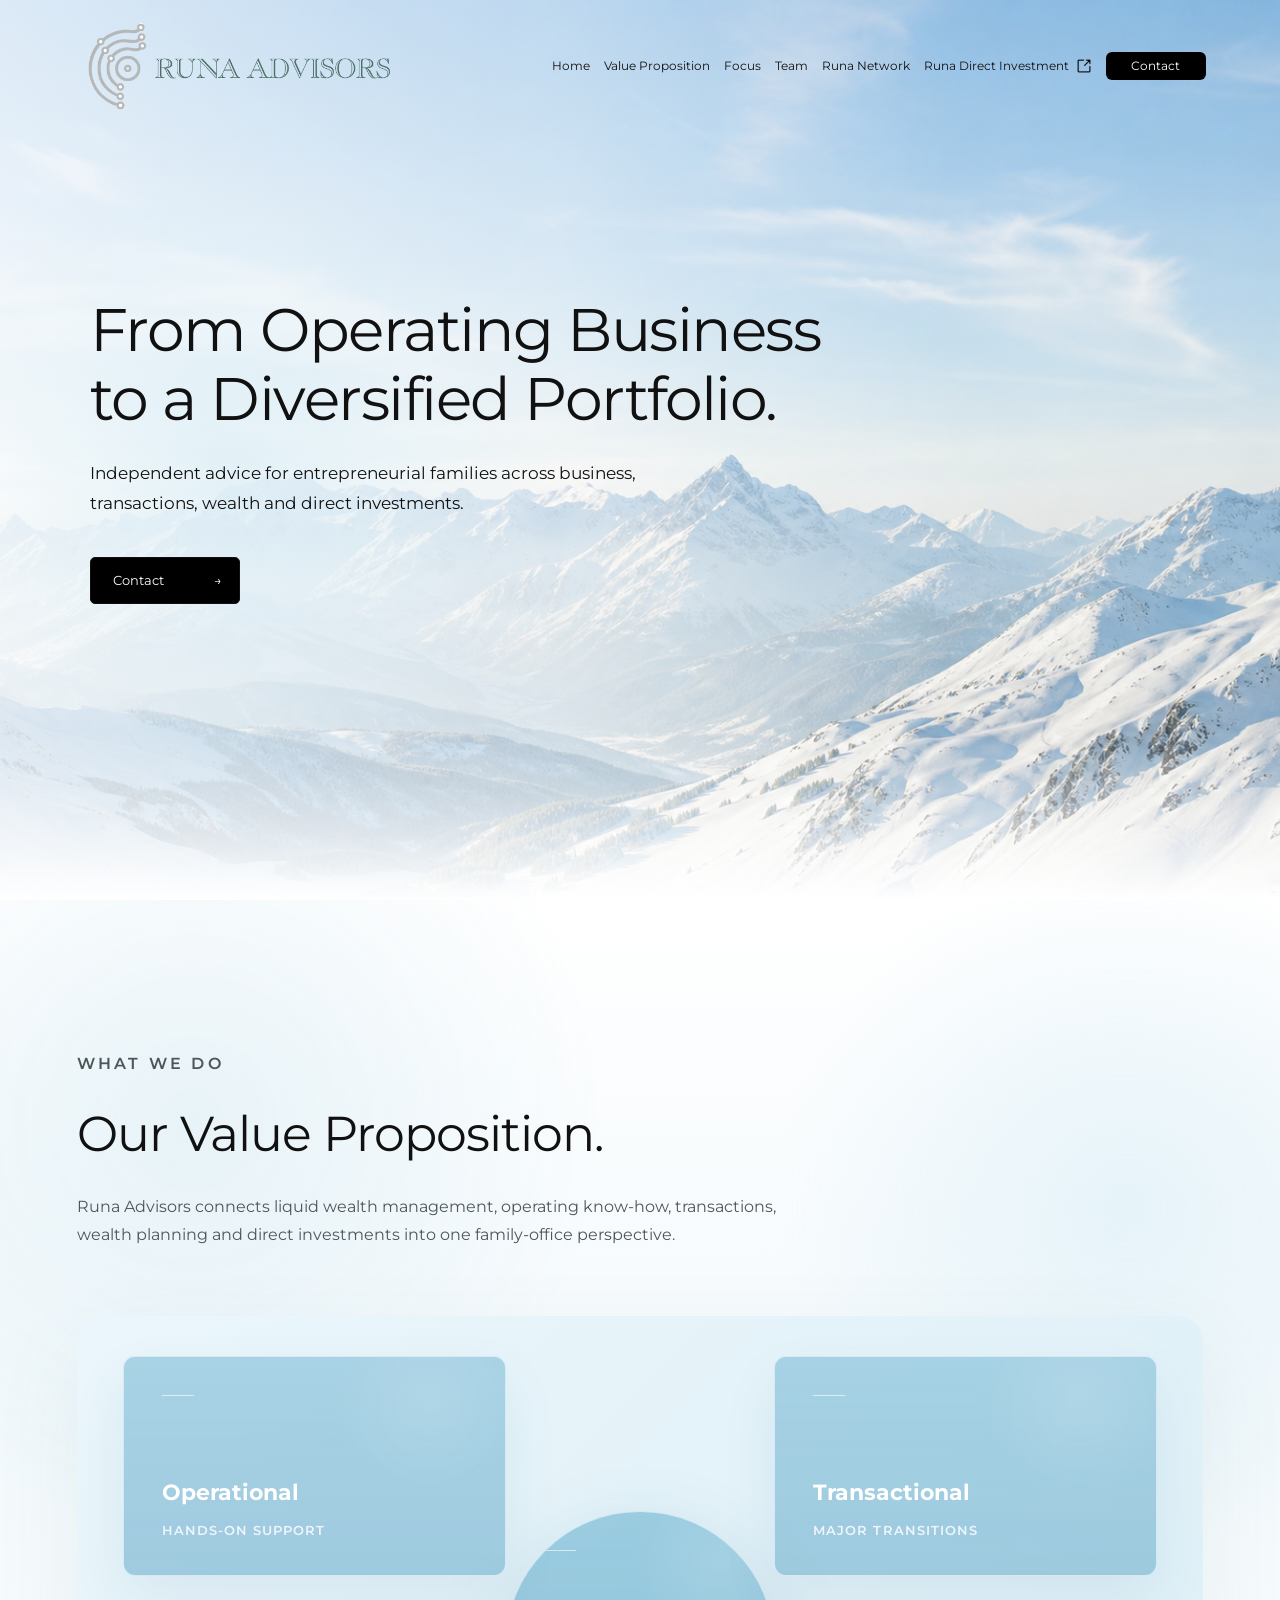
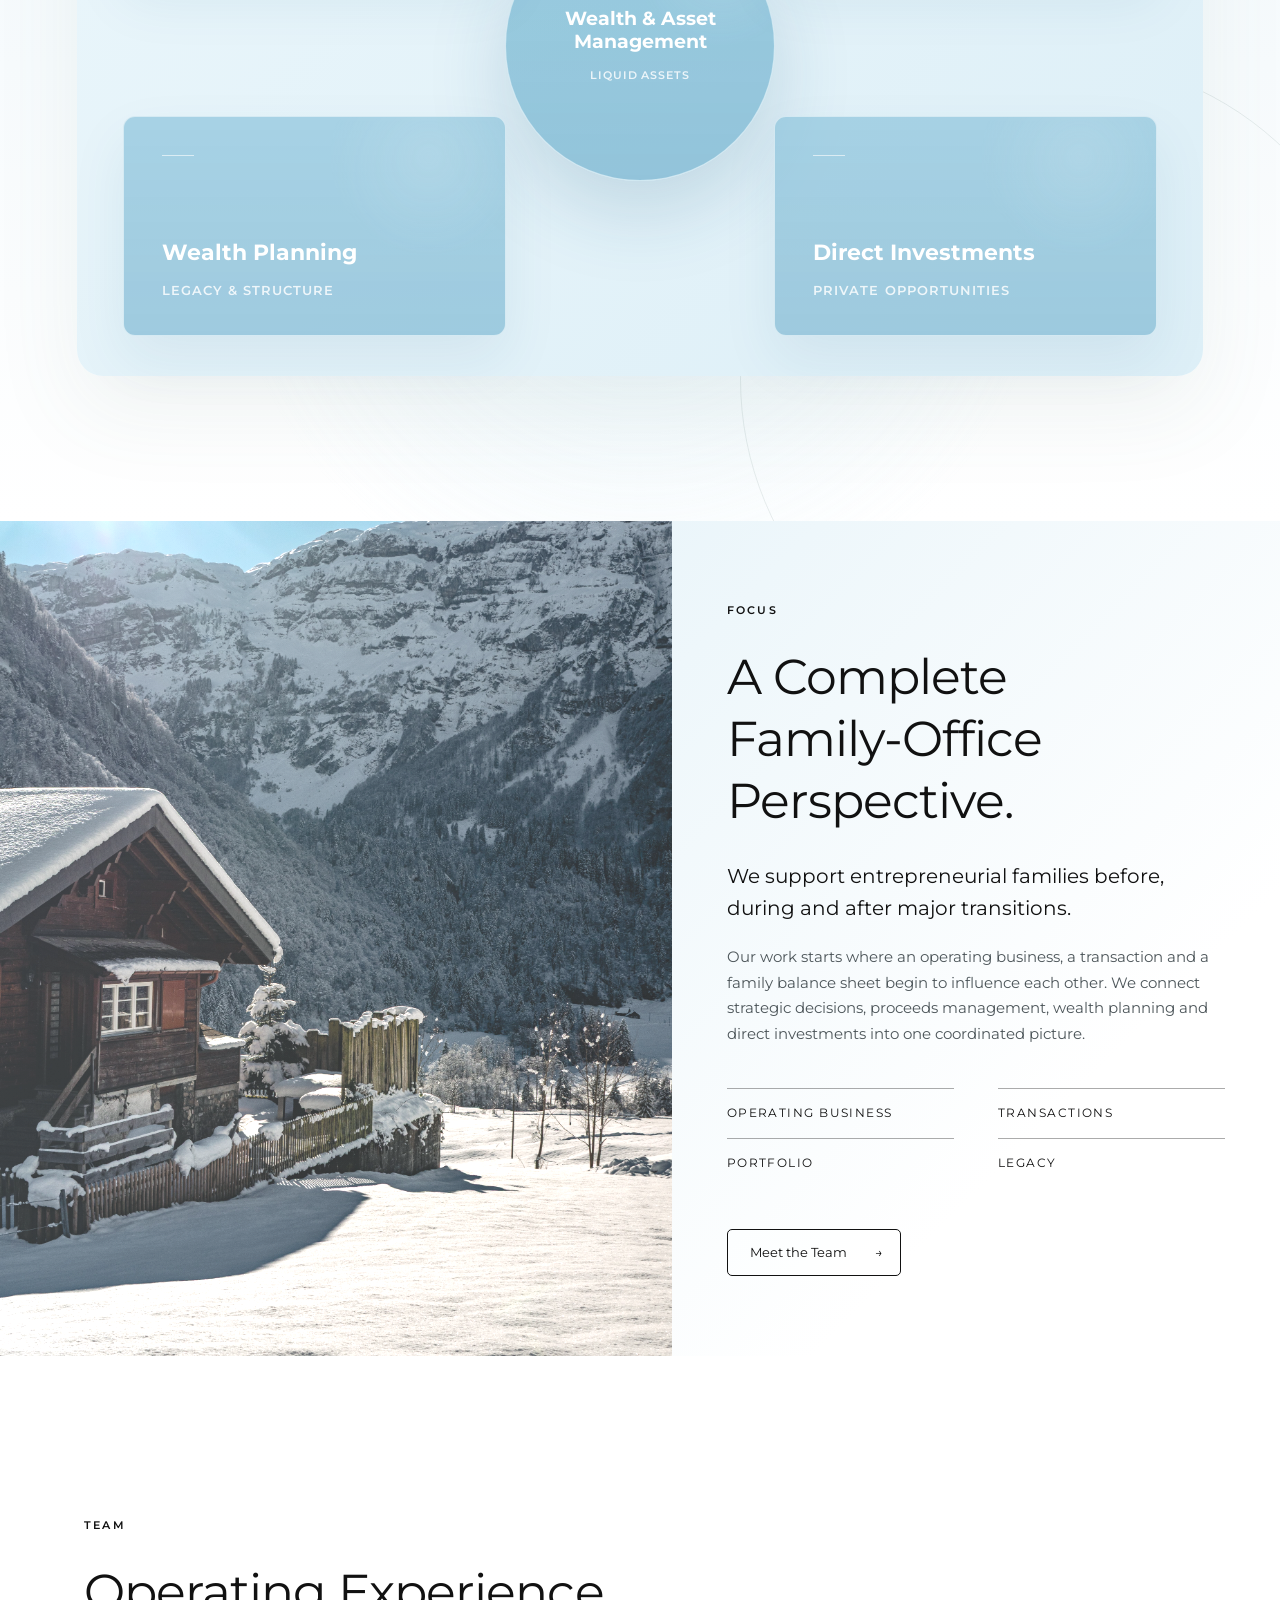
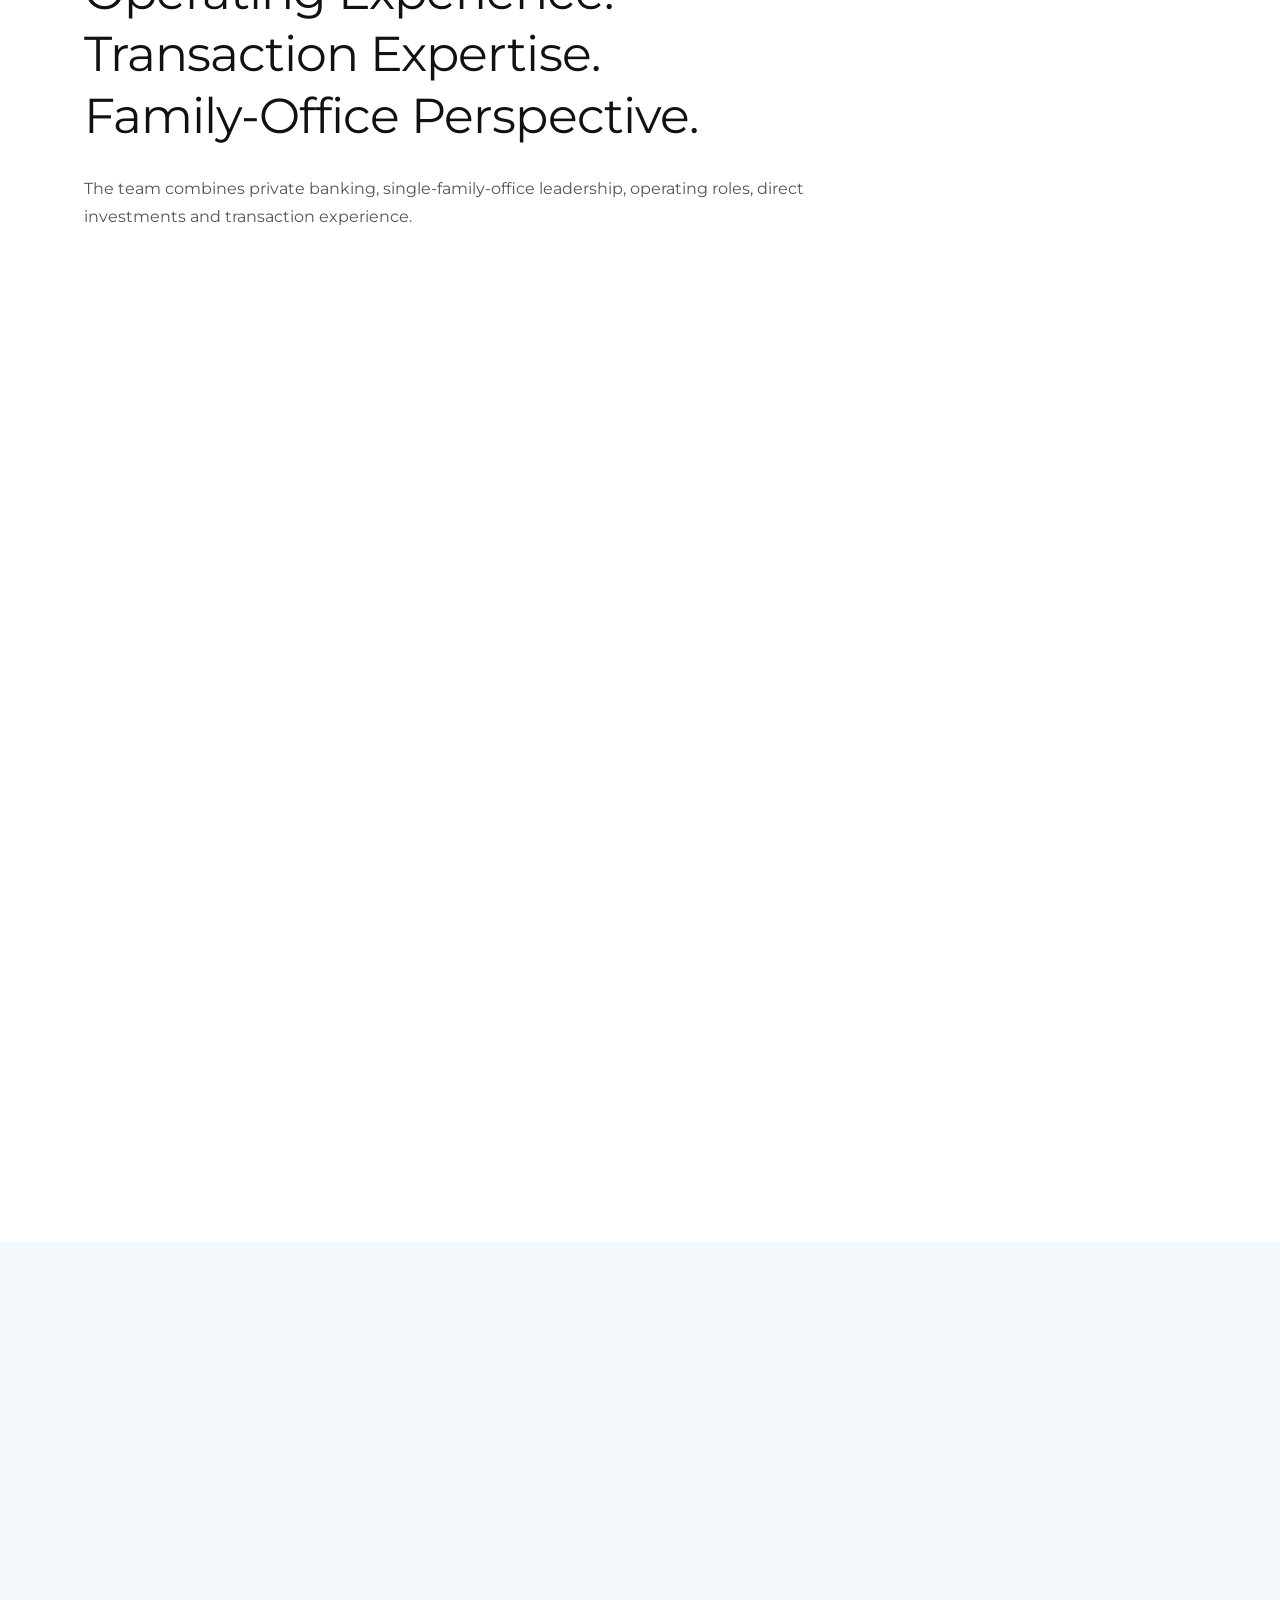
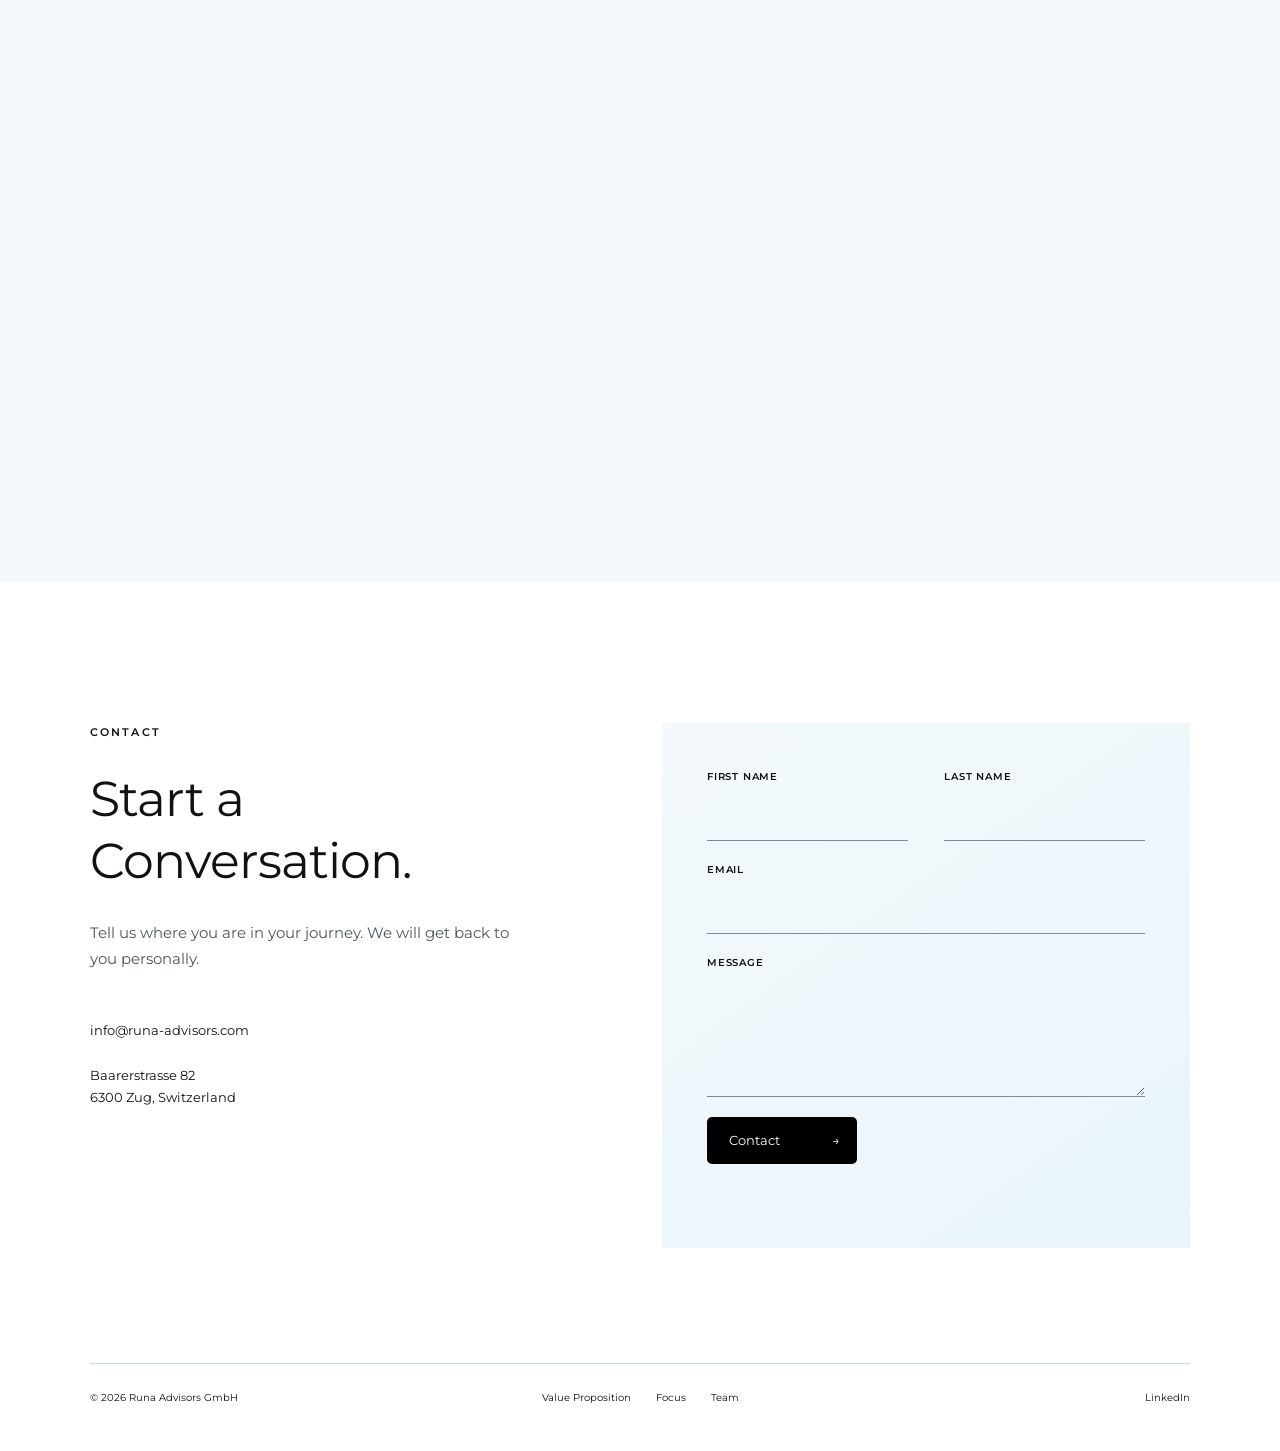
<file: index.html>
<!doctype html>
<html lang="en">
<head>
  <meta charset="UTF-8">
  <meta name="viewport" content="width=device-width, initial-scale=1.0">
  <meta name="description" content="Runa Advisors supports entrepreneurial families from operating business to diversified portfolios.">
  <title>Runa Advisors GmbH | Family Office Advisory</title>
  <link rel="icon" type="image/png" href="assets/favicon-square.png">
  <script>document.documentElement.classList.add("js");</script>
  <link rel="preconnect" href="https://fonts.googleapis.com">
  <link rel="preconnect" href="https://fonts.gstatic.com" crossorigin>
  <link href="https://fonts.googleapis.com/css2?family=Montserrat:wght@300;400;500;600;700&display=swap" rel="stylesheet">
  <link rel="stylesheet" href="styles.css?v=20260807">
</head>
<body>
  <div class="scroll-progress" aria-hidden="true"></div>

  <header class="site-header" id="top">
    <a class="brand-logo" href="#top" aria-label="Runa Advisors GmbH home"></a>
    <button class="menu-toggle" type="button" aria-expanded="false" aria-controls="main-navigation" aria-label="Open navigation">
      <span></span><span></span>
    </button>
    <nav class="nav" id="main-navigation" aria-label="Main navigation">
      <a href="#top">Home</a>
      <a href="#value-proposition">Value Proposition</a>
      <a href="#focus">Focus</a>
      <a href="#team">Team</a>
      <a href="#runa-network">Runa Network</a>
      <a class="dix-link" href="https://dix-global.com/" target="_blank" rel="noopener noreferrer">
        <span>Runa Direct Investment</span>
        <img src="assets/open%20new%20tab.png" alt="" aria-hidden="true">
      </a>
      <a class="contact-pill" href="#contact">Contact</a>
    </nav>
  </header>

  <main>
    <section class="hero" aria-labelledby="hero-title">
      <div class="hero-content reveal">
        <h1 id="hero-title">From Operating Business <br>to a Diversified Portfolio.</h1>
        <p class="hero-intro">Independent advice for entrepreneurial families across business, transactions, wealth and direct investments.</p>
        <a class="button button-dark" href="#contact">Contact <span aria-hidden="true">→</span></a>
      </div>
    </section>

    <section class="usp-section" id="value-proposition" aria-labelledby="usp-title">
      <div class="usp-bg" aria-hidden="true"></div>

      <div class="usp-intro reveal">
        <p class="overline">WHAT WE DO</p>
        <h2 id="usp-title">Our Value Proposition.</h2>
        <p>Runa Advisors connects liquid wealth management, operating know-how, transactions, wealth planning and direct investments into one family-office perspective.</p>
      </div>

      <div class="usp-map reveal" aria-label="Value Proposition">
        <a class="usp-node" href="usp-wealth-asset-management.html">
          <strong>Wealth &amp; Asset Management</strong>
          <span class="usp-short">Liquid assets</span>
          <p>Independent coordination of banks, managers, reporting and risk view for the family&rsquo;s liquid wealth.</p>
        </a>

        <a class="usp-node" href="usp-operational.html">
          <strong>Operational</strong>
          <span class="usp-short">Hands-on support</span>
          <p>Interim CFO/CRO, active board support, restructuring, carve-outs, IPO preparation and trade-sale readiness.</p>
        </a>

        <a class="usp-node" href="usp-transactional.html">
          <strong>Transactional</strong>
          <span class="usp-short">Major transitions</span>
          <p>M&amp;A, IPO, trade sale or merger support from buyer outreach to negotiation, closing and proceeds management.</p>
        </a>

        <a class="usp-node" href="usp-wealth-planning.html">
          <strong>Wealth Planning</strong>
          <span class="usp-short">Legacy &amp; structure</span>
          <p>Succession, next generation, legal, tax, trust, fiduciary and financing topics coordinated with specialists.</p>
        </a>

        <a class="usp-node" href="usp-direct-investments.html">
          <strong>Direct Investments</strong>
          <span class="usp-short">Private opportunities</span>
          <p>Runa Direct Investments, club deals, co-investments and active representation of direct portfolios.</p>
        </a>
      </div>
    </section>

    <section class="focus" id="focus">
      <div class="focus-image reveal" role="img" aria-label="Swiss alpine chalet with mountain landscape"></div>
      <div class="focus-copy reveal">
        <p class="overline">FOCUS</p>
        <h2>A Complete<br>Family-Office Perspective.</h2>
        <p class="focus-lead">We support entrepreneurial families before, during and after major transitions.</p>
        <p>Our work starts where an operating business, a transaction and a family balance sheet begin to influence each other. We connect strategic decisions, proceeds management, wealth planning and direct investments into one coordinated picture.</p>
        <div class="focus-points">
          <span>Operating Business</span>
          <span>Transactions</span>
          <span>Portfolio</span>
          <span>Legacy</span>
        </div>
        <a class="button button-outline" href="#team">Meet the Team <span aria-hidden="true">→</span></a>
      </div>
    </section>

    <section class="team section" id="team">
      <div class="section-intro team-intro reveal">
        <p class="overline">TEAM</p>
        <h2>Operating Experience.<br>Transaction Expertise.<br>Family-Office Perspective.</h2>
        <p>The team combines private banking, single-family-office leadership, operating roles, direct investments and transaction experience.</p>
      </div>

      <div class="team-grid">
        <article class="person reveal">
          <img src="assets/stefan.jpg" alt="Stefan Muelheim">
          <div class="person-copy">
            <h3>Stefan Muelheim</h3>
            <p class="role">Partner</p>
            <ul>
              <li>40+ years across institutional capital markets, private banking, and single family office</li>
              <li>BaFin-approved Board Member, Citigroup Global Markets Deutschland &mdash; &euro;240M revenues, 160 staff</li>
              <li>Member, Exchange Council of Eurex Deutschland (statutory board with veto rights)</li>
              <li>Founder &amp; CEO, Single Family Office, Mayfair London</li>
              <li>Founding Partner, Runa Advisors &mdash; boutique advisory for international UHNW families</li>
              <li>Alumni: Deutsche Bank &middot; Dillon Read &middot; Salomon Brothers &middot; Citigroup &middot; Bedrock Group</li>
            </ul>
            <a href="mailto:info@runa-advisors.com">Connect <span aria-hidden="true">→</span></a>
          </div>
        </article>

        <article class="person reveal">
          <img src="assets/michael.jpeg" alt="Michael Sieghart, CFA">
          <div class="person-copy">
            <h3>Michael Sieghart, CFA</h3>
            <p class="role">Partner</p>
            <ul>
              <li>POK Holding AG: Group CFO for a large Swiss based Family Office.</li>
              <li>Speedinvest, Vienna: CFO/COO of a leading European Venture Capital Fund.</li>
              <li>CFO of a major SFO portfolio company with successful IPO.</li>
              <li>CEO of SFO, a Vienna based single family office.</li>
              <li>Petrus Advisers LLP, London, Activist L/S and Private Equity Investments, Partner &amp; CFO.</li>
              <li>Deutsche Bank, Managing Director DWS.</li>
            </ul>
            <a href="#contact">Connect <span aria-hidden="true">→</span></a>
          </div>
        </article>

        <article class="person reveal">
          <img src="assets/christopher.jpg" alt="Christopher Knothe">
          <div class="person-copy">
            <h3>Christopher Knothe</h3>
            <p class="role">Partner</p>
            <ul>
              <li>MBA and economics background with early experience in financial-services management consulting.</li>
              <li>Senior private banking roles across UBS, Coutts and UBP, advising entrepreneurial families and UHNW clients.</li>
              <li>Hedge fund experience with Man Group London and a strong network across alternative investments.</li>
              <li>Founder and entrepreneur behind DIX Global, a family-office direct investment and club-deal platform.</li>
              <li>Deep network at the Liechtenstein financial centre across foundation structuring, fiduciary services and wealth management.</li>
            </ul>
            <a href="#contact">Connect <span aria-hidden="true">→</span></a>
          </div>
        </article>

        <article class="person reveal">
          <img src="assets/ruben.jpg" alt="Ruben Donath">
          <div class="person-copy">
            <h3>Ruben Donath</h3>
            <p class="role">COO</p>
            <ul>
              <li>Senior Marketing Director Sustainable &amp; Impact Investing at UBS AG Zurich.</li>
              <li>Strategic advisor and digital consultant for growth, positioning and transformation topics.</li>
              <li>Interim Head of Marketing for fintech and early-stage venture environments.</li>
              <li>Alumnus of ArtCenter College of Design with an American-German background.</li>
            </ul>
            <a href="#contact">Connect <span aria-hidden="true">→</span></a>
          </div>
        </article>
      </div>
    </section>

    <section class="insight" id="runa-network">
      <div class="insight-heading reveal">
        <p class="overline">THE RUNA NETWORK</p>
        <h2>Swiss-Based.<br>Globally Connected.</h2>
        <p>Independent thinking, entrepreneurial experience and trusted relationships across markets and generations.</p>
      </div>
      <div class="insight-media reveal" aria-hidden="true"></div>
      <div class="facts">
        <div class="fact reveal"><strong>350+</strong><span>Families &amp;<br>Partners</span></div>
        <div class="fact reveal"><strong>100+</strong><span>Years in<br>the Industry</span></div>
        <div class="fact reveal"><strong>250+</strong><span>Qualified Service<br>Providers</span></div>
        <div class="fact reveal"><strong>CH</strong><span>Based in Zug.<br>Globally Connected.</span></div>
      </div>
    </section>
  </main>

  <footer id="contact">
    <div class="contact-layout">
      <div class="contact-intro reveal">
        <p class="overline">CONTACT</p>
        <h2>Start a Conversation.</h2>
        <p>Tell us where you are in your journey. We will get back to you personally.</p>
        <div class="contact-details">
          <a href="mailto:info@runa-advisors.com">info@runa-advisors.com</a>
          <address>Baarerstrasse 82<br>6300 Zug, Switzerland</address>
        </div>
      </div>

      <form class="contact-form reveal" action="https://formsubmit.co/info@runa-advisors.com" method="POST">
        <input type="hidden" name="_subject" value="New contact request from Runa Advisors website">
        <input type="hidden" name="_template" value="table">
        <input type="hidden" name="_captcha" value="false">
        <div class="field-row">
          <label>First Name<input name="firstName" autocomplete="given-name" required></label>
          <label>Last Name<input name="lastName" autocomplete="family-name" required></label>
        </div>
        <label>Email<input type="email" name="email" autocomplete="email" required></label>
        <label>Message<textarea name="message" rows="4" required></textarea></label>
        <button class="button button-dark" type="submit">Contact <span aria-hidden="true">→</span></button>
        <p class="form-message" role="status" aria-live="polite"></p>
      </form>
    </div>

    <div class="footer-bottom">
      <span>© 2026 Runa Advisors GmbH</span>
      <nav aria-label="Footer navigation">
        <a href="#value-proposition">Value Proposition</a>
        <a href="#focus">Focus</a>
        <a href="#team">Team</a>
      </nav>
      <a href="https://www.linkedin.com/company/runa-advisors/" aria-label="Runa Advisors on LinkedIn">LinkedIn</a>
    </div>
  </footer>

  <script src="script.js"></script>
</body>
</html>
</file>
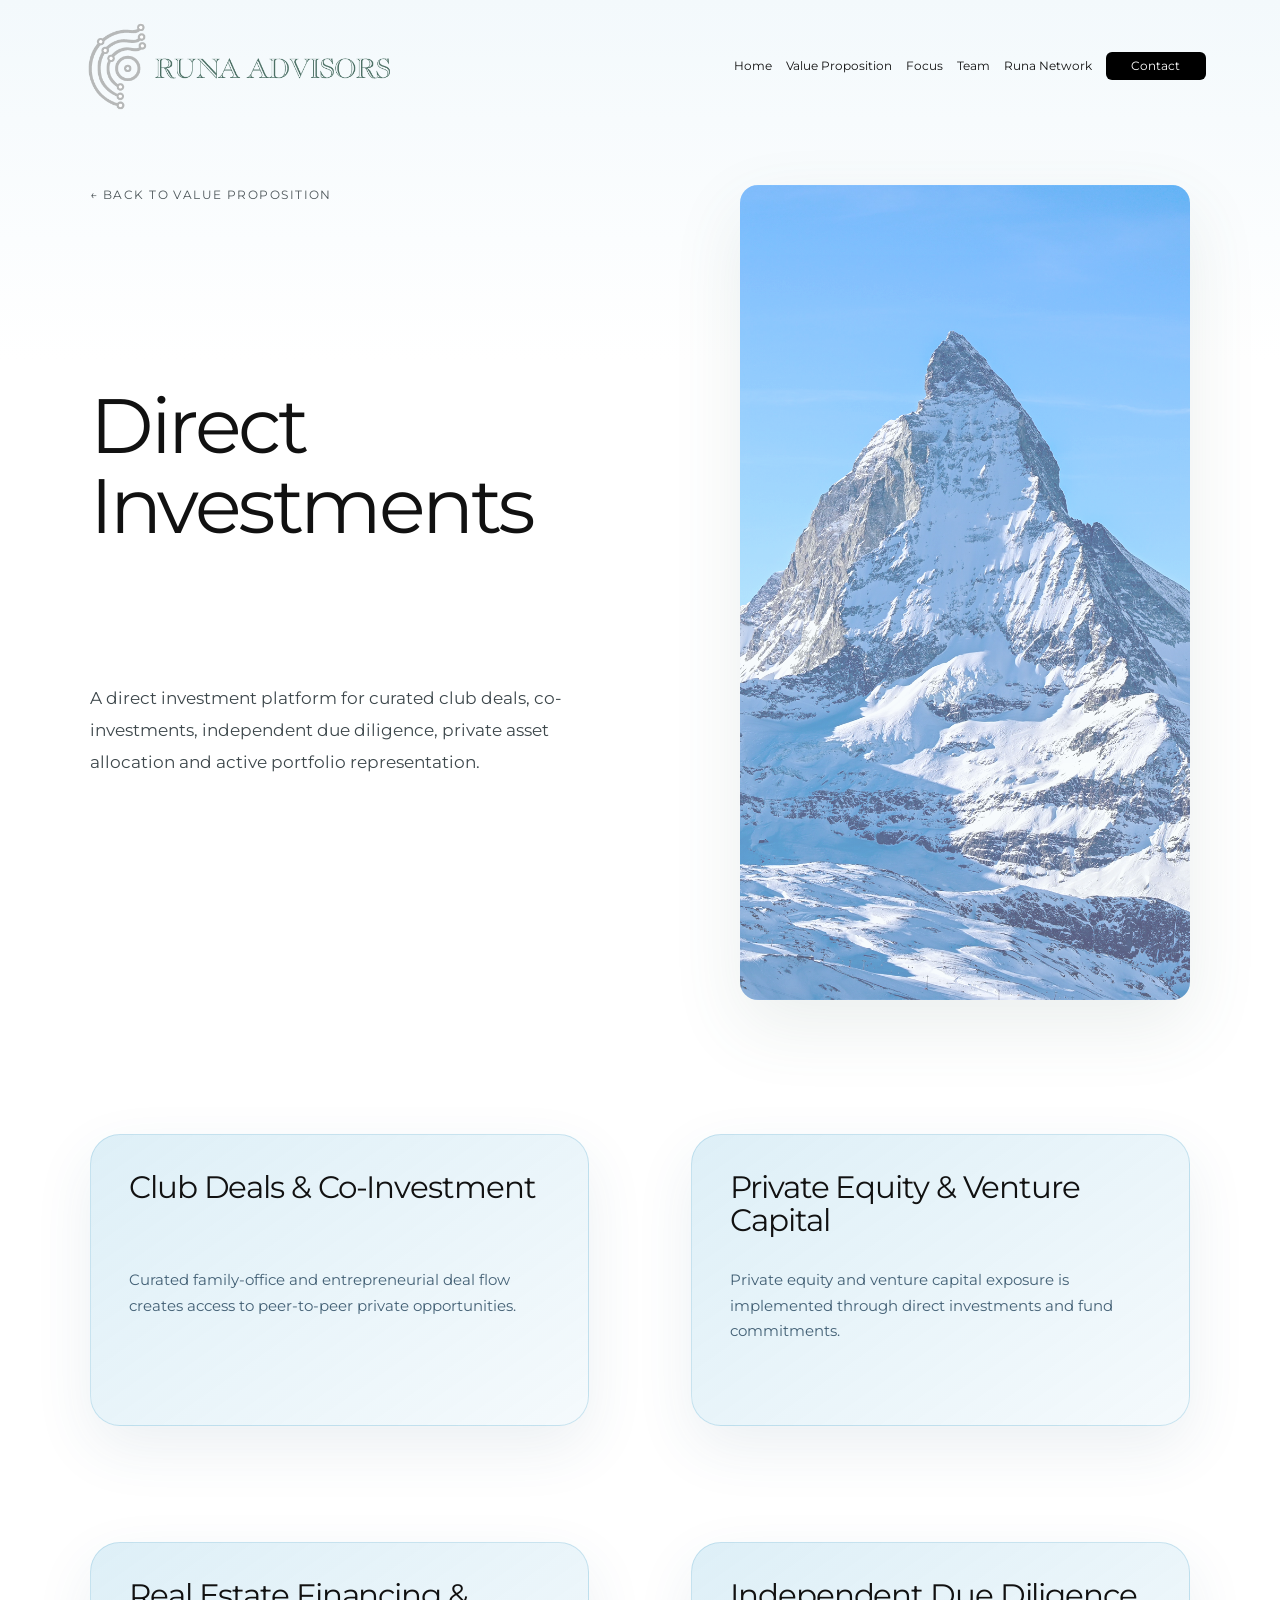
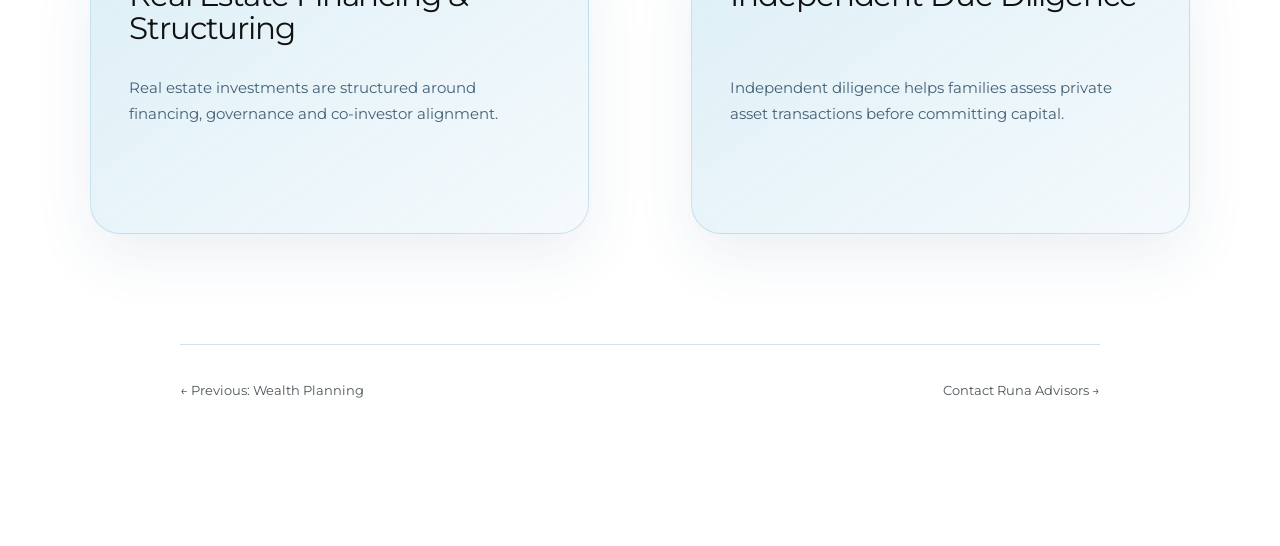
<file: usp-direct-investments.html>
<!doctype html>
<html lang="en">
<head>
  <meta charset="UTF-8">
  <meta name="viewport" content="width=device-width, initial-scale=1.0">
  <title>Direct Investments | Runa Advisors</title>
  <link rel="icon" type="image/png" href="assets/favicon-square.png">
  <script>document.documentElement.classList.add("js");</script>
  <link rel="preconnect" href="https://fonts.googleapis.com">
  <link rel="preconnect" href="https://fonts.gstatic.com" crossorigin>
  <link href="https://fonts.googleapis.com/css2?family=Montserrat:wght@300;400;500;600;700&display=swap" rel="stylesheet">
  <link rel="stylesheet" href="styles.css">
</head>
<body>
  <div class="scroll-progress" aria-hidden="true"></div>
  <header class="site-header" id="top">
    <a class="brand-logo" href="index.html#top" aria-label="Runa Advisors GmbH home"></a>
    <button class="menu-toggle" type="button" aria-expanded="false" aria-controls="main-navigation" aria-label="Open navigation"><span></span><span></span></button>
    <nav class="nav" id="main-navigation" aria-label="Main navigation">
      <a href="index.html#top">Home</a>
      <a href="index.html#value-proposition">Value Proposition</a>
      <a href="index.html#focus">Focus</a>
      <a href="index.html#team">Team</a>
      <a href="index.html#runa-network">Runa Network</a>
      <a class="contact-pill" href="index.html#contact">Contact</a>
    </nav>
  </header>

  <main class="usp-page-main usp-page-direct">
    <section class="usp-page-hero">
      <a class="back-link" href="index.html#value-proposition">← Back to Value Proposition</a>
      <h1>Direct Investments</h1>
      <p class="usp-page-lead">A direct investment platform for curated club deals, co-investments, independent due diligence, private asset allocation and active portfolio representation.</p>
      <div class="usp-page-visual reveal" aria-hidden="true"><span></span></div>
    </section>

    <section class="usp-page-content">
      <div class="usp-content-grid">
        <article class="usp-info-card">
          <h2>Club Deals &amp; Co-Investment</h2>
          <p><span class="usp-summary">Curated family-office and entrepreneurial deal flow creates access to peer-to-peer private opportunities.</span><span class="usp-detail">Runa organises club deals and co-investment opportunities tailored to the client&rsquo;s criteria, including active direct investment management, shareholder representation and board or C-level involvement at investee companies.</span></p>
        </article>
        <article class="usp-info-card">
          <h2>Private Equity &amp; Venture Capital</h2>
          <p><span class="usp-summary">Private equity and venture capital exposure is implemented through direct investments and fund commitments.</span><span class="usp-detail">Runa supports strategic asset allocation, advisory, structuring, financing and execution, including club deal organisation and co-investor introductions through the Runa network.</span></p>
        </article>
        <article class="usp-info-card">
          <h2>Real Estate Financing &amp; Structuring</h2>
          <p><span class="usp-summary">Real estate investments are structured around financing, governance and co-investor alignment.</span><span class="usp-detail">Support covers advisory, structuring, financing and execution of direct real estate investments, including club deals and co-investment vehicles with other family offices.</span></p>
        </article>
        <article class="usp-info-card">
          <h2>Independent Due Diligence</h2>
          <p><span class="usp-summary">Independent diligence helps families assess private asset transactions before committing capital.</span><span class="usp-detail">Support covers PE, VC, real estate and private debt opportunities, including transaction structuring, full documentation and investment committee process support.</span></p>
        </article>
      </div>
      <div class="usp-next-row">
        <a href="usp-wealth-planning.html">← Previous: Wealth Planning</a>
        <a href="index.html#contact">Contact Runa Advisors →</a>
      </div>
    </section>
  </main>
  <script src="script.js"></script>
</body>
</html>
</file>
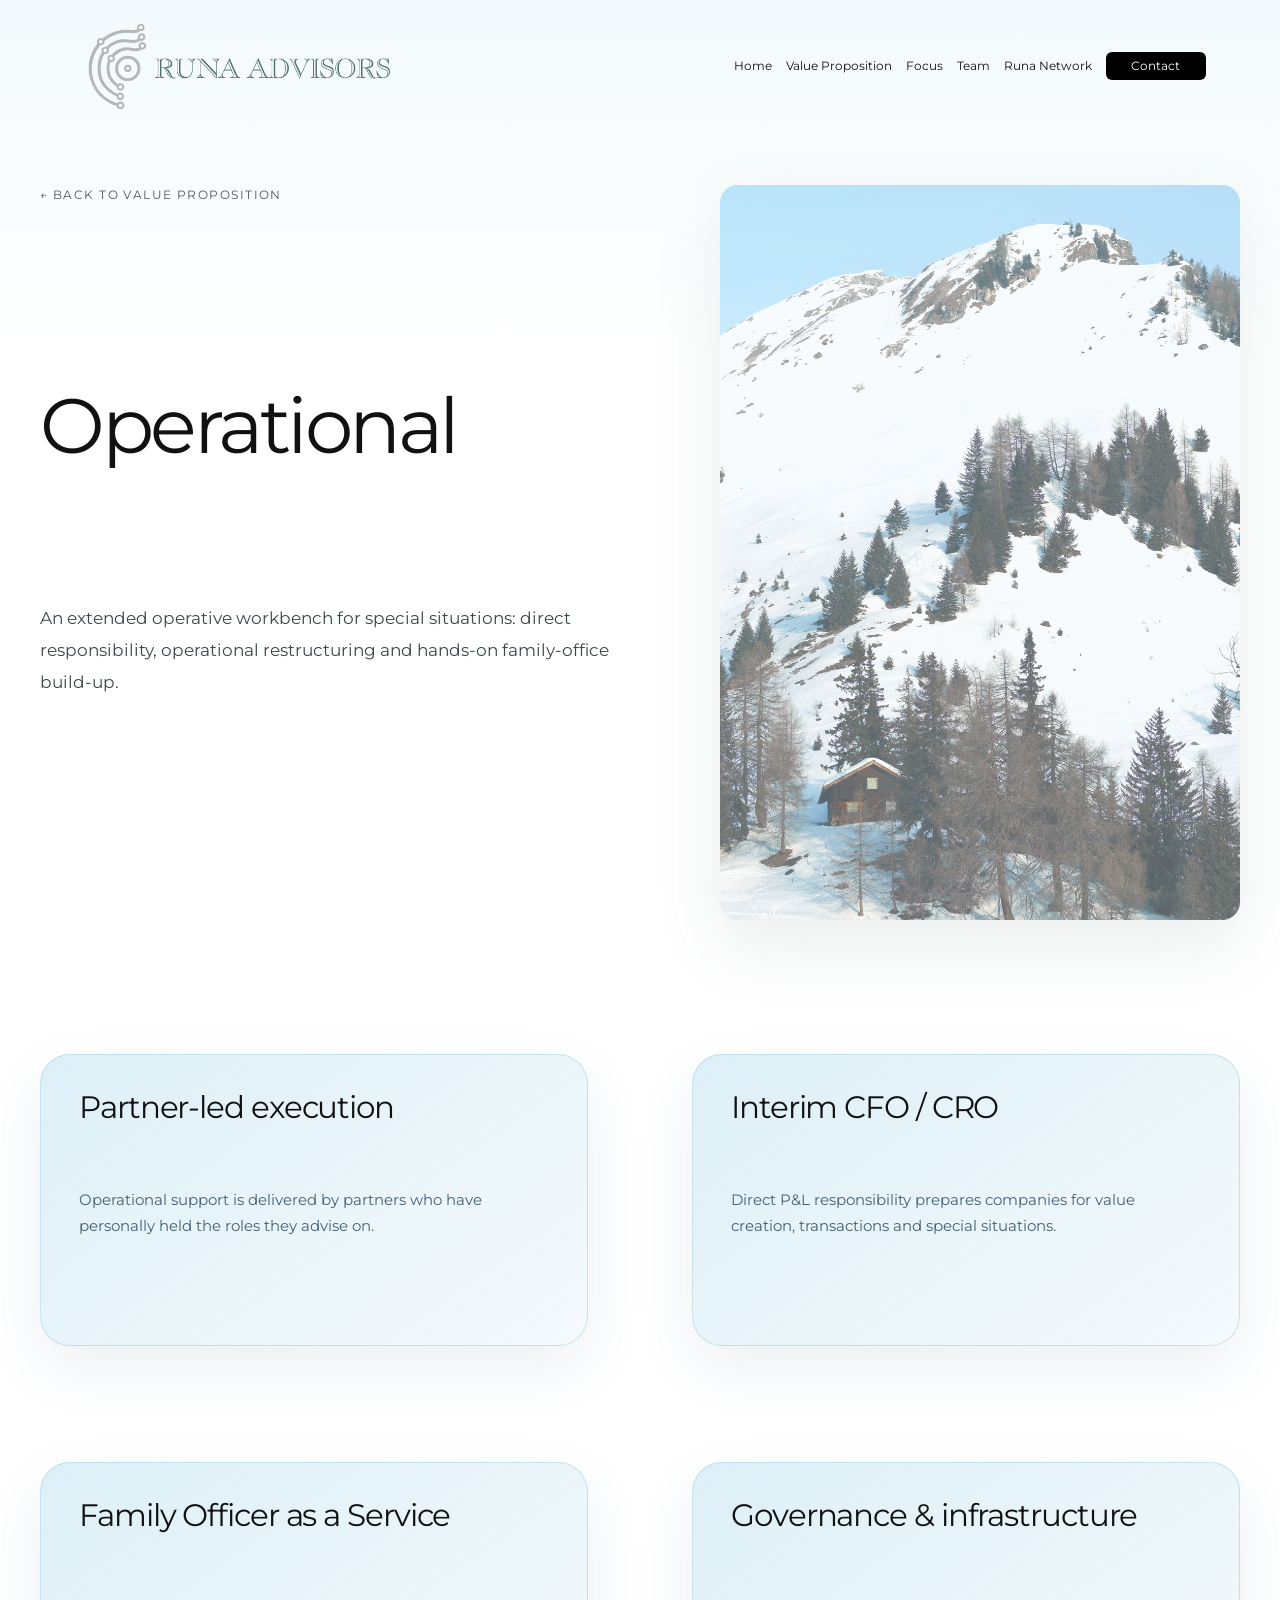
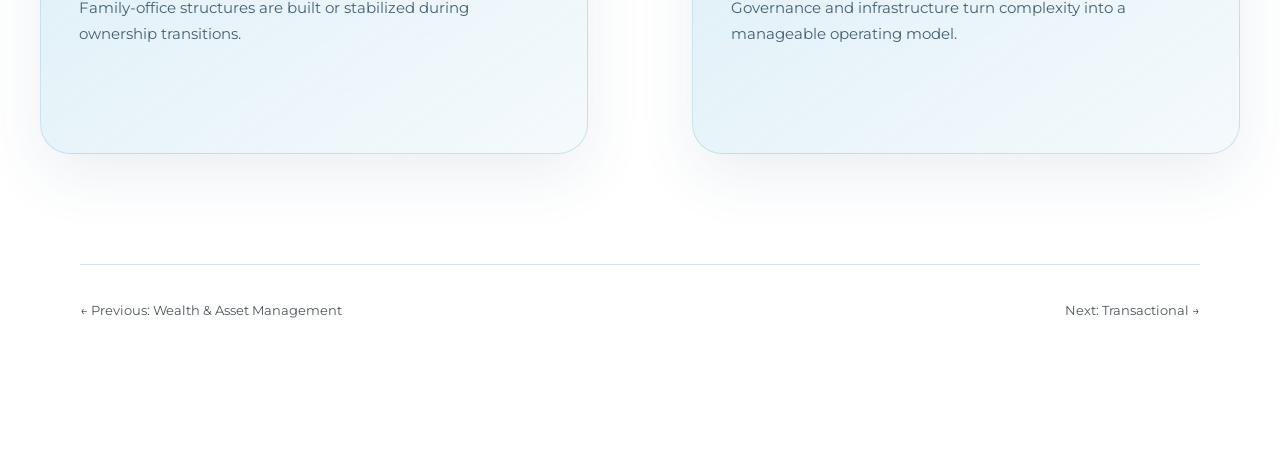
<file: usp-operational.html>
<!doctype html>
<html lang="en">
<head>
  <meta charset="UTF-8">
  <meta name="viewport" content="width=device-width, initial-scale=1.0">
  <title>Operational | Runa Advisors</title>
  <link rel="icon" type="image/png" href="assets/favicon-square.png">
  <script>document.documentElement.classList.add("js");</script>
  <link rel="preconnect" href="https://fonts.googleapis.com">
  <link rel="preconnect" href="https://fonts.gstatic.com" crossorigin>
  <link href="https://fonts.googleapis.com/css2?family=Montserrat:wght@300;400;500;600;700&display=swap" rel="stylesheet">
  <link rel="stylesheet" href="styles.css">
</head>
<body>
  <div class="scroll-progress" aria-hidden="true"></div>
  <header class="site-header" id="top">
    <a class="brand-logo" href="index.html#top" aria-label="Runa Advisors GmbH home"></a>
    <button class="menu-toggle" type="button" aria-expanded="false" aria-controls="main-navigation" aria-label="Open navigation"><span></span><span></span></button>
    <nav class="nav" id="main-navigation" aria-label="Main navigation">
      <a href="index.html#top">Home</a>
      <a href="index.html#value-proposition">Value Proposition</a>
      <a href="index.html#focus">Focus</a>
      <a href="index.html#team">Team</a>
      <a href="index.html#runa-network">Runa Network</a>
      <a class="contact-pill" href="index.html#contact">Contact</a>
    </nav>
  </header>

  <main class="usp-page-main usp-page-operational">
    <section class="usp-page-hero">
      <a class="back-link" href="index.html#value-proposition">← Back to Value Proposition</a>
      <h1>Operational</h1>
      <p class="usp-page-lead">An extended operative workbench for special situations: direct responsibility, operational restructuring and hands-on family-office build-up.</p>
      <div class="usp-page-visual reveal" aria-hidden="true"><span></span></div>
    </section>

    <section class="usp-page-content">
      <div class="usp-content-grid">
        <article class="usp-info-card">
          <h2>Partner-led execution</h2>
          <p><span class="usp-summary">Operational support is delivered by partners who have personally held the roles they advise on.</span><span class="usp-detail">No junior handoffs and no detached consultant layer: Runa steps into implementation where owners, management teams and external advisors need coordinated responsibility until the transition is stabilized.</span></p>
        </article>
        <article class="usp-info-card">
          <h2>Interim CFO / CRO</h2>
          <p><span class="usp-summary">Direct P&L responsibility prepares companies for value creation, transactions and special situations.</span><span class="usp-detail">Runa partners step in as Interim CFO or CRO in restructuring, carve-out, trade sale and IPO situations, covering liquidity management, stakeholder relations, creditor negotiations and operational restructuring through to close.</span></p>
        </article>
        <article class="usp-info-card">
          <h2>Family Officer as a Service</h2>
          <p><span class="usp-summary">Family-office structures are built or stabilized during ownership transitions.</span><span class="usp-detail">Families receive end-to-end support during new-builds, ownership changes, succession processes and inheritance situations, from setup through to stable operating routines.</span></p>
        </article>
        <article class="usp-info-card">
          <h2>Governance & infrastructure</h2>
          <p><span class="usp-summary">Governance and infrastructure turn complexity into a manageable operating model.</span><span class="usp-detail">Frameworks, service provider selection and reporting infrastructure are designed and implemented hands-on until the structure is clear, functional and able to stand independently.</span></p>
        </article>
      </div>
      <div class="usp-next-row">
        <a href="usp-wealth-asset-management.html">← Previous: Wealth & Asset Management</a>
        <a href="usp-transactional.html">Next: Transactional →</a>
      </div>
    </section>
  </main>
  <script src="script.js"></script>
</body>
</html>
</file>
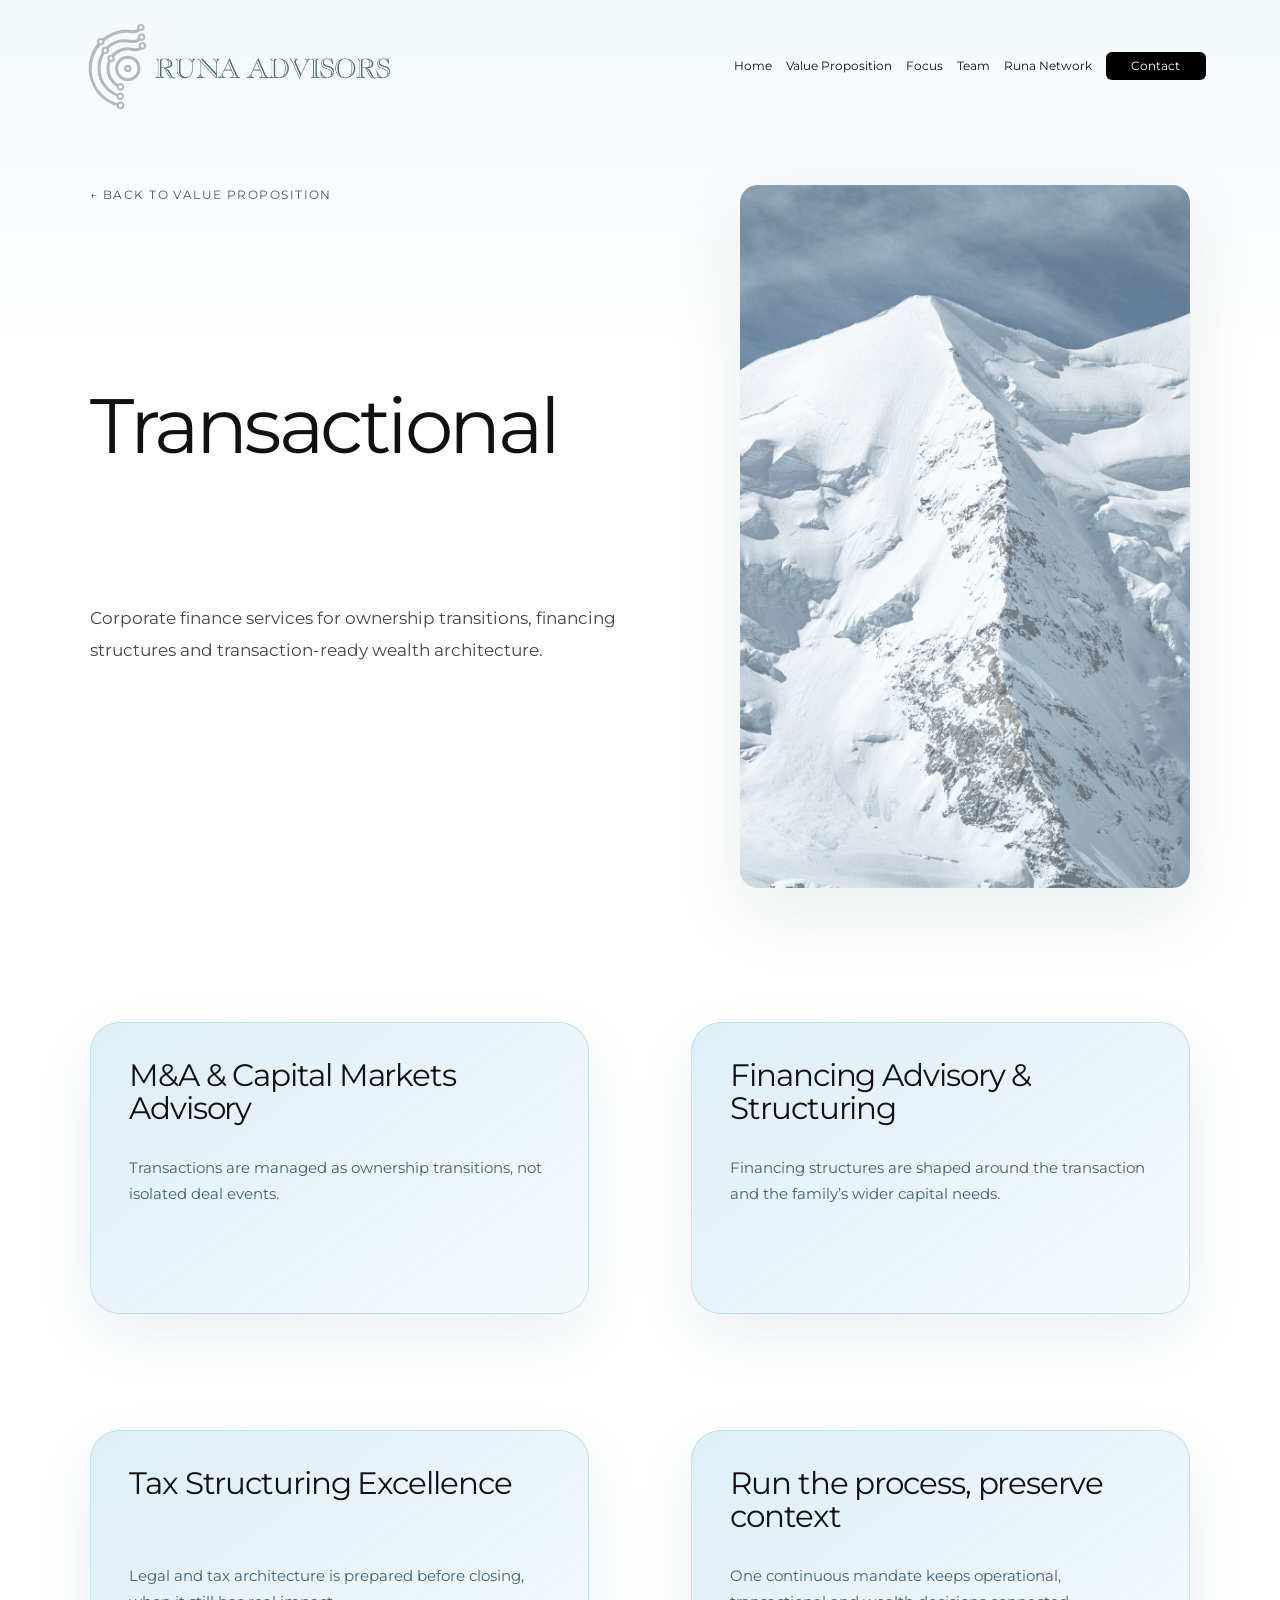
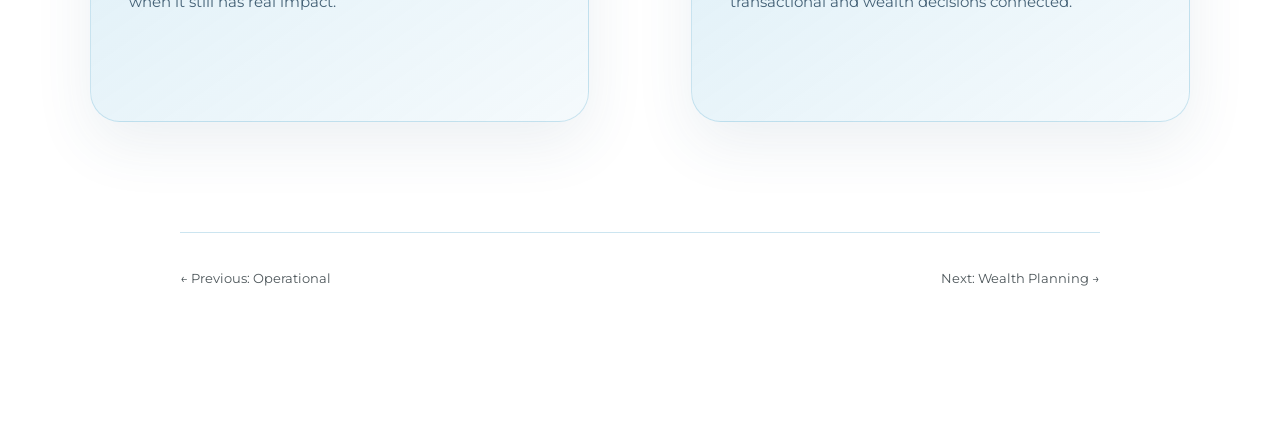
<file: usp-transactional.html>
<!doctype html>
<html lang="en">
<head>
  <meta charset="UTF-8">
  <meta name="viewport" content="width=device-width, initial-scale=1.0">
  <title>Transactional | Runa Advisors</title>
  <link rel="icon" type="image/png" href="assets/favicon-square.png">
  <script>document.documentElement.classList.add("js");</script>
  <link rel="preconnect" href="https://fonts.googleapis.com">
  <link rel="preconnect" href="https://fonts.gstatic.com" crossorigin>
  <link href="https://fonts.googleapis.com/css2?family=Montserrat:wght@300;400;500;600;700&display=swap" rel="stylesheet">
  <link rel="stylesheet" href="styles.css">
</head>
<body>
  <div class="scroll-progress" aria-hidden="true"></div>
  <header class="site-header" id="top">
    <a class="brand-logo" href="index.html#top" aria-label="Runa Advisors GmbH home"></a>
    <button class="menu-toggle" type="button" aria-expanded="false" aria-controls="main-navigation" aria-label="Open navigation"><span></span><span></span></button>
    <nav class="nav" id="main-navigation" aria-label="Main navigation">
      <a href="index.html#top">Home</a>
      <a href="index.html#value-proposition">Value Proposition</a>
      <a href="index.html#focus">Focus</a>
      <a href="index.html#team">Team</a>
      <a href="index.html#runa-network">Runa Network</a>
      <a class="contact-pill" href="index.html#contact">Contact</a>
    </nav>
  </header>

  <main class="usp-page-main usp-page-transactional">
    <section class="usp-page-hero">
      <a class="back-link" href="index.html#value-proposition">← Back to Value Proposition</a>
      <h1>Transactional</h1>
      <p class="usp-page-lead">Corporate finance services for ownership transitions, financing structures and transaction-ready wealth architecture.</p>
      <div class="usp-page-visual reveal" aria-hidden="true"><span></span></div>
    </section>

    <section class="usp-page-content">
      <div class="usp-content-grid">
        <article class="usp-info-card">
          <h2>M&A & Capital Markets Advisory</h2>
          <p><span class="usp-summary">Transactions are managed as ownership transitions, not isolated deal events.</span><span class="usp-detail">Full-mandate advisory covers the purchase and sale of participations and entrepreneurial assets, from buyer or seller identification to structuring, valuation, SPA negotiation, closing and liquidity management.</span></p>
        </article>
        <article class="usp-info-card">
          <h2>Financing Advisory & Structuring</h2>
          <p><span class="usp-summary">Financing structures are shaped around the transaction and the family&rsquo;s wider capital needs.</span><span class="usp-detail">Support includes acquisition finance, recapitalisation, bridge structures, mezzanine and private debt, including strategy, instrument mix, lender outreach, documentation and covenant setting.</span></p>
        </article>
        <article class="usp-info-card">
          <h2>Tax Structuring Excellence</h2>
          <p><span class="usp-summary">Legal and tax architecture is prepared before closing, when it still has real impact.</span><span class="usp-detail">Structures may include Liechtenstein foundations, Swiss or Maltese holding solutions and multi-generational succession planning coordinated before proceeds are deployed.</span></p>
        </article>
        <article class="usp-info-card wide">
          <h2>Run the process, preserve context</h2>
          <p><span class="usp-summary">One continuous mandate keeps operational, transactional and wealth decisions connected.</span><span class="usp-detail">The objective is to reduce handovers, context loss and delayed structuring decisions across the operational phase, transaction process and later wealth deployment.</span></p>
        </article>
      </div>
      <div class="usp-next-row">
        <a href="usp-operational.html">← Previous: Operational</a>
        <a href="usp-wealth-planning.html">Next: Wealth Planning →</a>
      </div>
    </section>
  </main>
  <script src="script.js"></script>
</body>
</html>
</file>
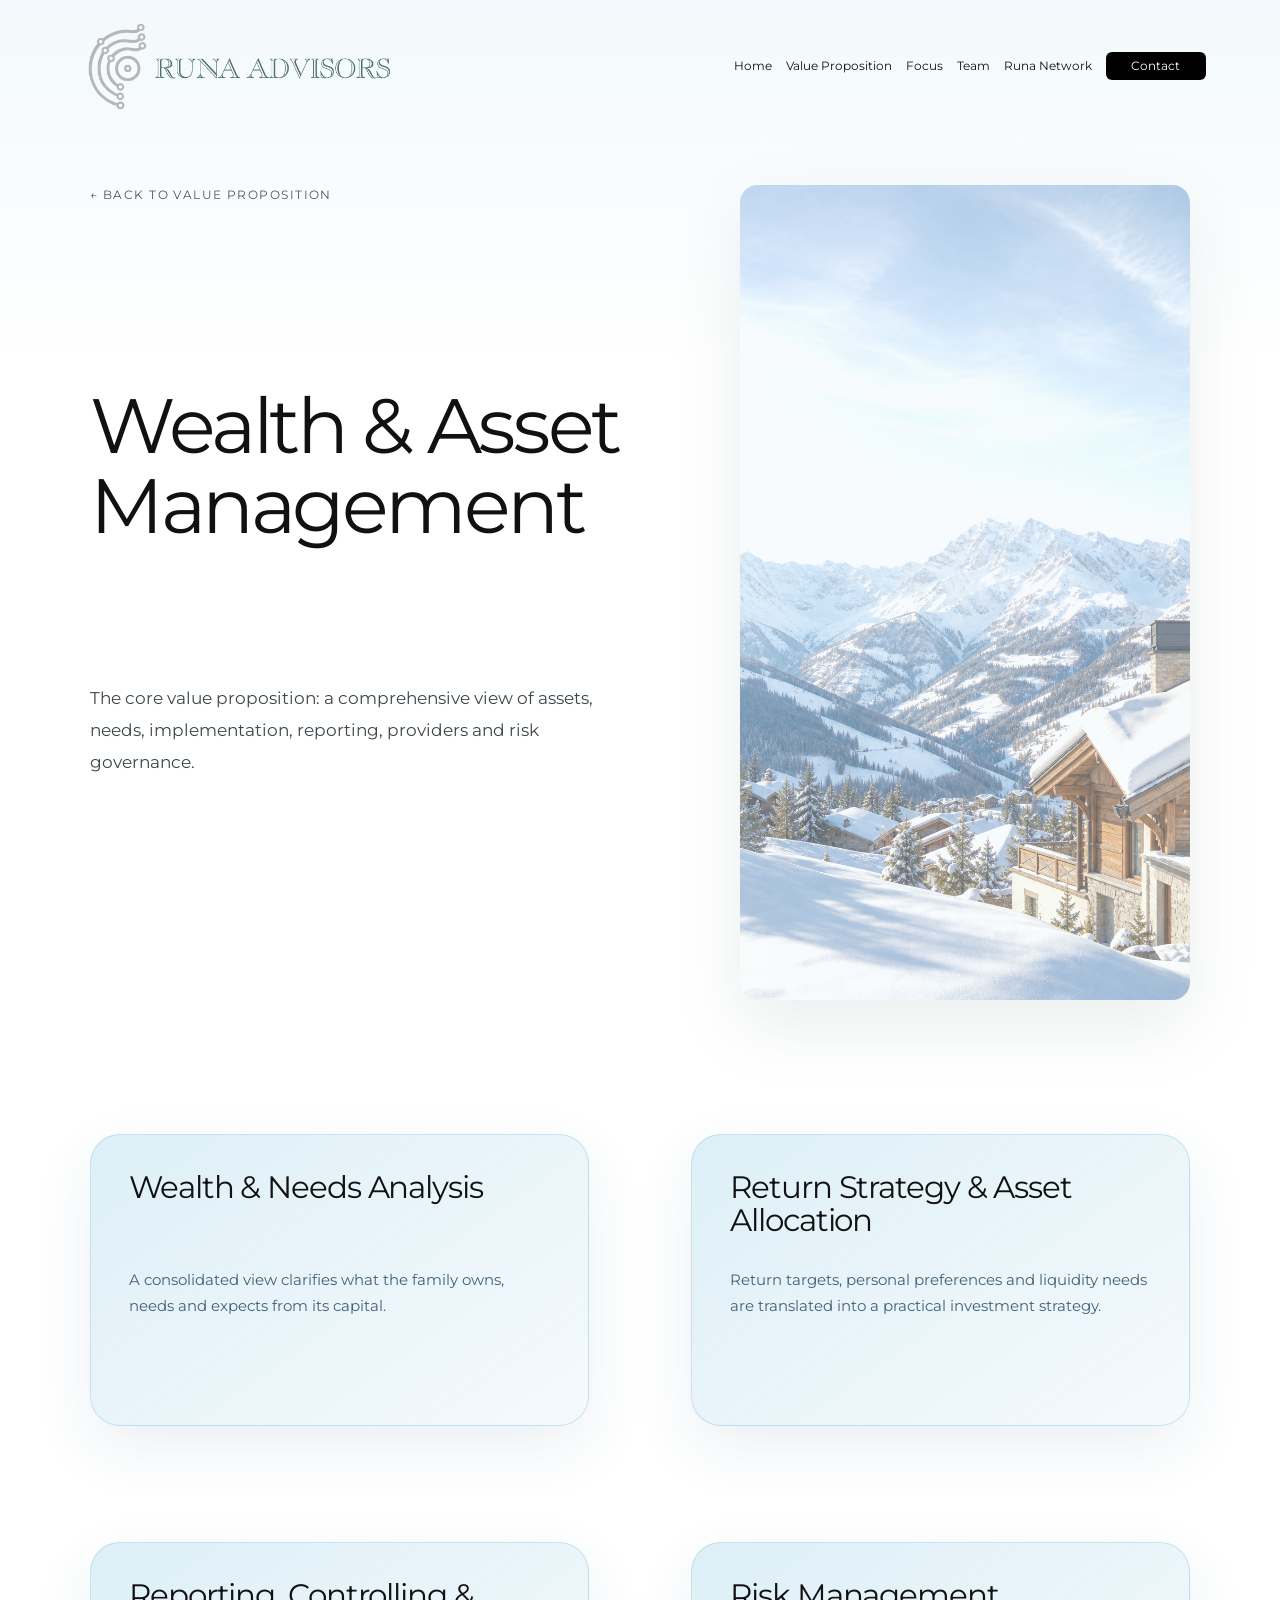
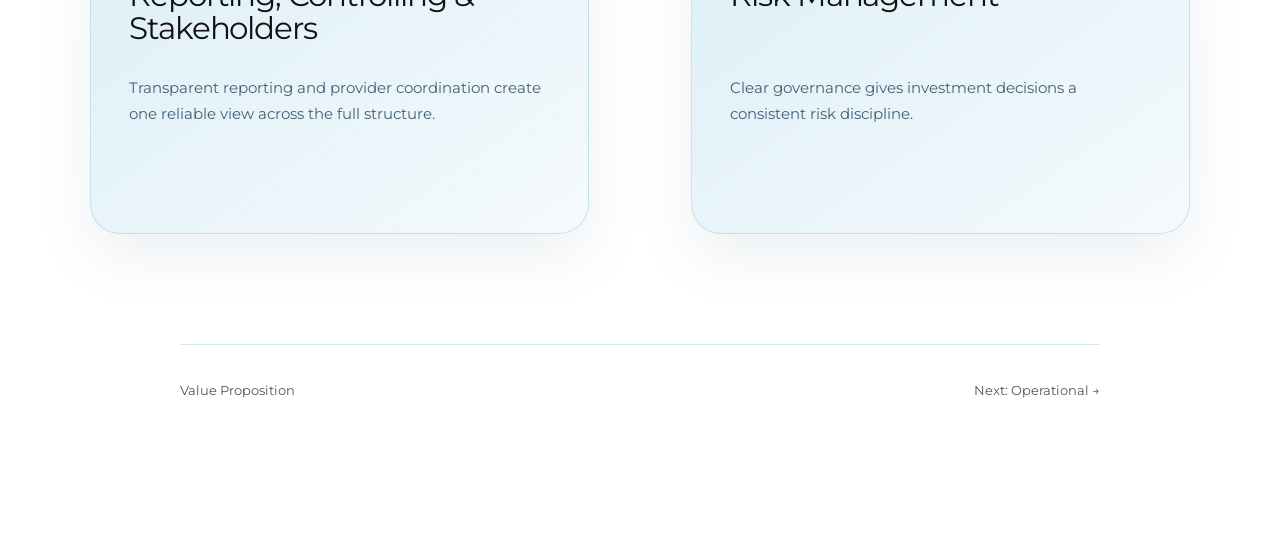
<file: usp-wealth-asset-management.html>
<!doctype html>
<html lang="en">
<head>
  <meta charset="UTF-8">
  <meta name="viewport" content="width=device-width, initial-scale=1.0">
  <title>Wealth & Asset Management | Runa Advisors</title>
  <link rel="icon" type="image/png" href="assets/favicon-square.png">
  <script>document.documentElement.classList.add("js");</script>
  <link rel="preconnect" href="https://fonts.googleapis.com">
  <link rel="preconnect" href="https://fonts.gstatic.com" crossorigin>
  <link href="https://fonts.googleapis.com/css2?family=Montserrat:wght@300;400;500;600;700&display=swap" rel="stylesheet">
  <link rel="stylesheet" href="styles.css">
</head>
<body>
  <div class="scroll-progress" aria-hidden="true"></div>
  <header class="site-header" id="top">
    <a class="brand-logo" href="index.html#top" aria-label="Runa Advisors GmbH home"></a>
    <button class="menu-toggle" type="button" aria-expanded="false" aria-controls="main-navigation" aria-label="Open navigation"><span></span><span></span></button>
    <nav class="nav" id="main-navigation" aria-label="Main navigation">
      <a href="index.html#top">Home</a>
      <a href="index.html#value-proposition">Value Proposition</a>
      <a href="index.html#focus">Focus</a>
      <a href="index.html#team">Team</a>
      <a href="index.html#runa-network">Runa Network</a>
      <a class="contact-pill" href="index.html#contact">Contact</a>
    </nav>
  </header>

  <main class="usp-page-main usp-page-wealth">
    <section class="usp-page-hero">
      <a class="back-link" href="index.html#value-proposition">← Back to Value Proposition</a>
      <h1>Wealth & Asset Management</h1>
      <p class="usp-page-lead">The core value proposition: a comprehensive view of assets, needs, implementation, reporting, providers and risk governance.</p>
      <div class="usp-page-visual reveal" aria-hidden="true"><span></span></div>
    </section>

    <section class="usp-page-content">
      <div class="usp-content-grid">
        <article class="usp-info-card">
          <h2>Wealth & Needs Analysis</h2>
          <p><span class="usp-summary">A consolidated view clarifies what the family owns, needs and expects from its capital.</span><span class="usp-detail">Listed assets, private assets, real estate and art are reviewed against current weightings, liquidity requirements, return objectives and the family&rsquo;s broader needs profile.</span></p>
        </article>
        <article class="usp-info-card">
          <h2>Return Strategy & Asset Allocation</h2>
          <p><span class="usp-summary">Return targets, personal preferences and liquidity needs are translated into a practical investment strategy.</span><span class="usp-detail">The implementation approach is selected across direct investments, active funds and ETFs, including service provider selection and investment committee setup.</span></p>
        </article>
        <article class="usp-info-card">
          <h2>Reporting, Controlling & Stakeholders</h2>
          <p><span class="usp-summary">Transparent reporting and provider coordination create one reliable view across the full structure.</span><span class="usp-detail">Consolidated reporting and controlling tools are implemented across asset classes and custodians, while trust companies, funds, banks and other providers are managed across onboarding, pricing and reporting consolidation.</span></p>
        </article>
        <article class="usp-info-card">
          <h2>Risk Management</h2>
          <p><span class="usp-summary">Clear governance gives investment decisions a consistent risk discipline.</span><span class="usp-detail">The framework covers allocation limits, stop-loss parameters, hedging strategies and four-eyes principles, keeping decisions controlled and accountable.</span></p>
        </article>
      </div>
      <div class="usp-next-row">
        <a href="index.html#value-proposition">Value Proposition</a>
        <a href="usp-operational.html">Next: Operational →</a>
      </div>
    </section>
  </main>
  <script src="script.js"></script>
</body>
</html>
</file>
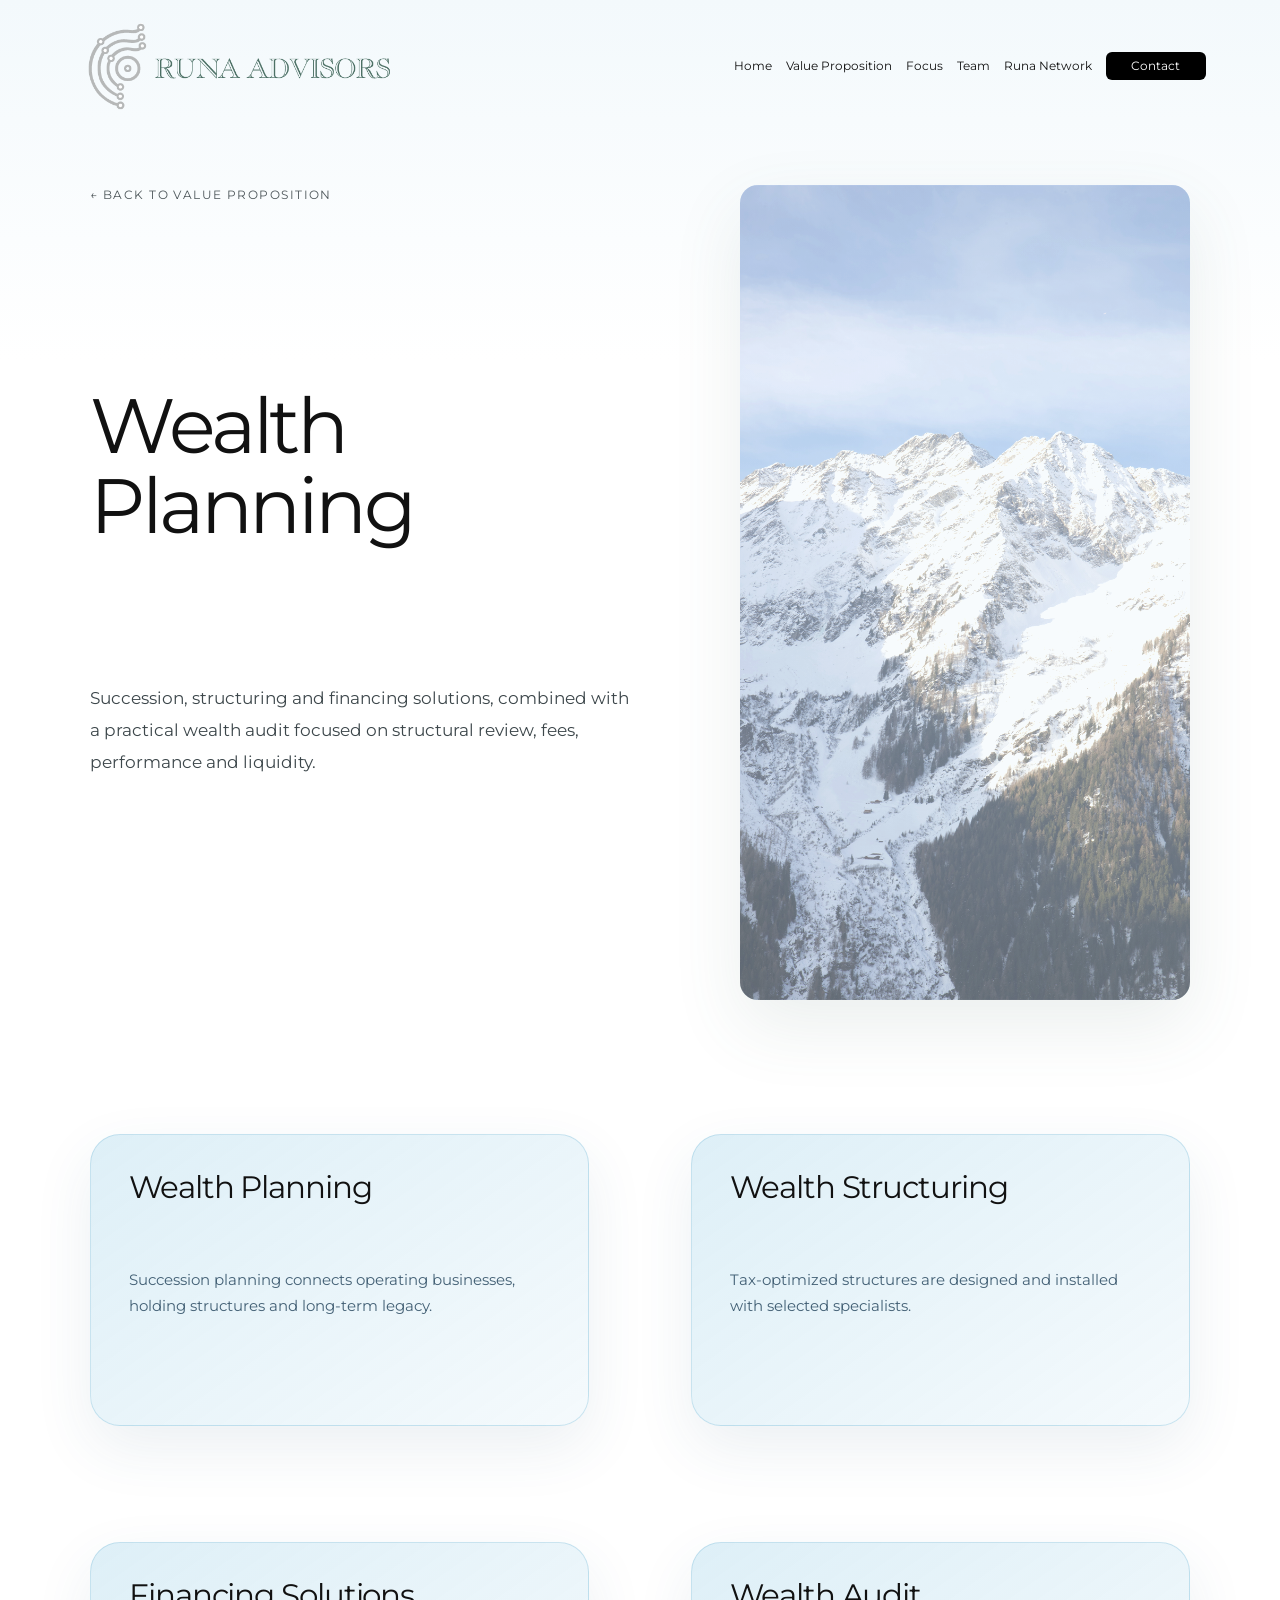
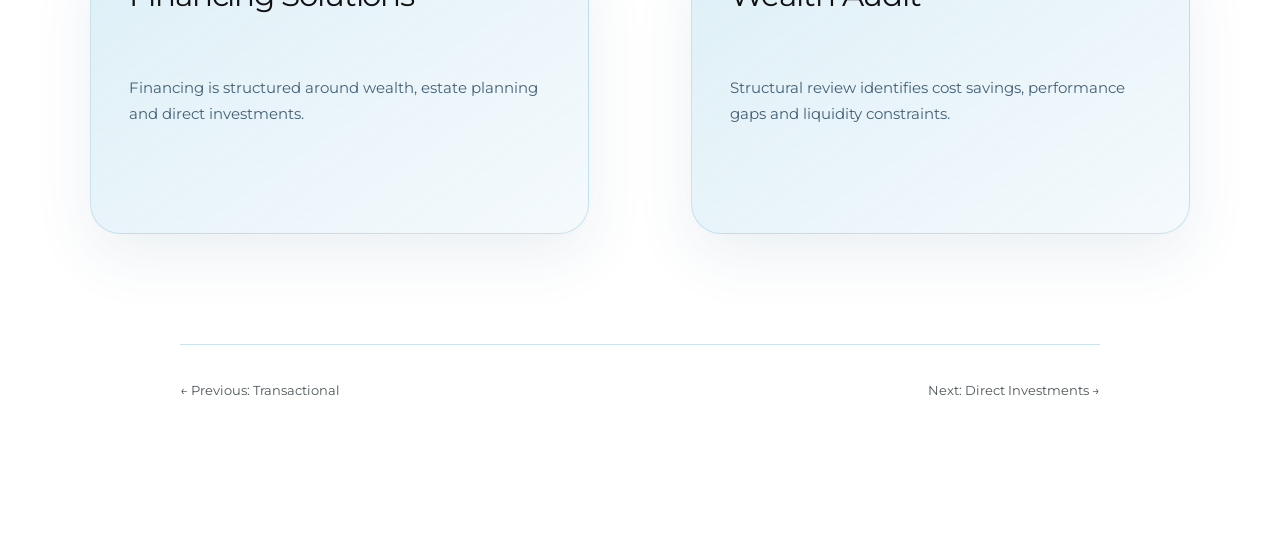
<file: usp-wealth-planning.html>
<!doctype html>
<html lang="en">
<head>
  <meta charset="UTF-8">
  <meta name="viewport" content="width=device-width, initial-scale=1.0">
  <title>Wealth Planning | Runa Advisors</title>
  <link rel="icon" type="image/png" href="assets/favicon-square.png">
  <script>document.documentElement.classList.add("js");</script>
  <link rel="preconnect" href="https://fonts.googleapis.com">
  <link rel="preconnect" href="https://fonts.gstatic.com" crossorigin>
  <link href="https://fonts.googleapis.com/css2?family=Montserrat:wght@300;400;500;600;700&display=swap" rel="stylesheet">
  <link rel="stylesheet" href="styles.css">
</head>
<body>
  <div class="scroll-progress" aria-hidden="true"></div>
  <header class="site-header" id="top">
    <a class="brand-logo" href="index.html#top" aria-label="Runa Advisors GmbH home"></a>
    <button class="menu-toggle" type="button" aria-expanded="false" aria-controls="main-navigation" aria-label="Open navigation"><span></span><span></span></button>
    <nav class="nav" id="main-navigation" aria-label="Main navigation">
      <a href="index.html#top">Home</a>
      <a href="index.html#value-proposition">Value Proposition</a>
      <a href="index.html#focus">Focus</a>
      <a href="index.html#team">Team</a>
      <a href="index.html#runa-network">Runa Network</a>
      <a class="contact-pill" href="index.html#contact">Contact</a>
    </nav>
  </header>

  <main class="usp-page-main usp-page-planning">
    <section class="usp-page-hero">
      <a class="back-link" href="index.html#value-proposition">← Back to Value Proposition</a>
      <h1>Wealth Planning</h1>
      <p class="usp-page-lead">Succession, structuring and financing solutions, combined with a practical wealth audit focused on structural review, fees, performance and liquidity.</p>
      <div class="usp-page-visual reveal" aria-hidden="true"><span></span></div>
    </section>

    <section class="usp-page-content">
      <div class="usp-content-grid">
        <article class="usp-info-card">
          <h2>Wealth Planning</h2>
          <p><span class="usp-summary">Succession planning connects operating businesses, holding structures and long-term legacy.</span><span class="usp-detail">Support covers next generation preparation and handover, estate planning across international jurisdictions, inheritance advisory, family counseling and legacy issue solutions.</span></p>
        </article>
        <article class="usp-info-card">
          <h2>Wealth Structuring</h2>
          <p><span class="usp-summary">Tax-optimized structures are designed and installed with selected specialists.</span><span class="usp-detail">Runa coordinates legal and tax advisory with Liechtenstein, Swiss and international experts, including fiduciary services, trusts and family legacy structures.</span></p>
        </article>
        <article class="usp-info-card">
          <h2>Financing Solutions</h2>
          <p><span class="usp-summary">Financing is structured around wealth, estate planning and direct investments.</span><span class="usp-detail">Solutions include mortgages, Lombard lending, full debt stack advisory such as mezzanine capital, plus private equity and debt, venture capital and real asset finance.</span></p>
        </article>
        <article class="usp-info-card">
          <h2>Wealth Audit</h2>
          <p><span class="usp-summary">Structural review identifies cost savings, performance gaps and liquidity constraints.</span><span class="usp-detail">The audit checks tax and legal structures, hidden and double fees, overlapping mandates, debt and bank costs, while benchmarking performance and mapping illiquid PE, VC and real estate positions for exit options.</span></p>
        </article>
      </div>
      <div class="usp-next-row">
        <a href="usp-transactional.html">← Previous: Transactional</a>
        <a href="usp-direct-investments.html">Next: Direct Investments →</a>
      </div>
    </section>
  </main>
  <script src="script.js"></script>
</body>
</html>
</file>
<file: styles.css>
:root {
  --white: #ffffff;
  --ice: #f3f9fc;
  --blue-pale: #ddeff7;
  --blue: #8fc5dd;
  --blue-soft: #cbe7f3;
  --ink: #111111;
  --muted: #4d565a;
  --line: #c7dbe4;
  --logo-green: #476d63;
  --gold: #8fc5dd;
  --panel-dark: #ffffff;
  --panel-black: #f3f9fc;
  --content: 1240px;
}

* { box-sizing: border-box; }
html { scroll-behavior: smooth; }
body {
  margin: 0;
  overflow-x: hidden;
  background: var(--white);
  color: var(--ink);
  font-family: "Montserrat", Arial, sans-serif;
  font-size: 15px;
  font-weight: 400;
  line-height: 1.7;
}
body.menu-open { overflow: hidden; }
img { display: block; width: 100%; }
a { color: inherit; text-decoration: none; }
button, input, textarea { color: inherit; font: inherit; }
button { border: 0; }
h1, h2, h3, p { margin-top: 0; }
h1, h2, h3 { color: var(--ink); font-weight: 400; }

.scroll-progress {
  position: fixed;
  z-index: 60;
  top: 0;
  left: 0;
  width: 0;
  height: 3px;
  background: linear-gradient(90deg, var(--blue), var(--logo-green));
  transform-origin: left center;
}

.site-header {
  position: absolute;
  z-index: 20;
  top: 0;
  left: 50%;
  transform: translateX(-50%);
  width: min(100%, 1440px);
  height: 132px;
  padding: 0 5.8%;
  display: flex;
  align-items: center;
  justify-content: space-between;
}
.brand-logo {
  width: 430px;
  height: 108px;
  flex: 0 0 auto;
  background: url("assets/logo2.png") left center / contain no-repeat;
}
.nav { display: flex; align-items: center; gap: 31px; font-size: 13px; }
.nav a { color: var(--ink); white-space: nowrap; transition: opacity .2s ease; }
.nav a:hover { opacity: .55; }
.dix-link { display: inline-flex; align-items: center; gap: 7px; white-space: nowrap; }
.dix-link img { width: 16px; height: 16px; object-fit: contain; }
.contact-pill {
  width: 100px;
  padding: 4px 10px;
  border-radius: 6px;
  background: #000;
  color: #fff !important;
  text-align: center;
}
.menu-toggle { display: none; }

.hero {
  position: relative;
  min-height: 760px;
  height: 100svh;
  max-height: 940px;
  padding: 190px max(7%, calc((100% - var(--content)) / 2));
  display: flex;
  align-items: center;
  background:
    radial-gradient(circle at 18% 52%, rgba(221,239,247,.8), transparent 28%),
    linear-gradient(90deg, rgba(255,255,255,.72) 0%, rgba(255,255,255,.46) 44%, rgba(255,255,255,.08) 74%),
    url("assets/alps-hero.png") center / cover no-repeat;
}
.hero::after {
  content: "";
  position: absolute;
  inset: auto 0 0;
  height: 170px;
  background: linear-gradient(0deg, var(--white), rgba(255,255,255,0));
  pointer-events: none;
}
.hero-content { position: relative; z-index: 2; width: min(900px, 70%); }
.overline {
  margin-bottom: 26px;
  color: var(--ink);
  font-size: 11px;
  font-weight: 600;
  letter-spacing: .2em;
  text-transform: uppercase;
}
.hero h1 {
  margin-bottom: 26px;
  font-size: clamp(46px, 4.7vw, 68px);
  line-height: 1.14;
  letter-spacing: -.025em;
}
.hero-intro {
  max-width: 630px;
  margin-bottom: 38px;
  font-size: 17px;
  line-height: 1.75;
}
.button {
  min-width: 150px;
  min-height: 47px;
  padding: 11px 17px 11px 22px;
  display: inline-flex;
  align-items: center;
  justify-content: space-between;
  gap: 28px;
  border: 1px solid var(--ink);
  border-radius: 5px;
  font-size: 13px;
  cursor: pointer;
  transition: transform .2s ease, background .2s ease, color .2s ease, box-shadow .2s ease;
}
.button:hover { transform: translateY(-2px); box-shadow: 0 18px 36px rgba(17,17,17,.08); }
.button-dark { background: #000; color: #fff; }
.button-outline { background: rgba(255,255,255,.28); color: var(--ink); }
.button-outline:hover { background: var(--ink); color: #fff; }

.section { max-width: var(--content); margin: 0 auto; padding: 145px 0; }
.section-intro { width: min(760px, 100%); margin-bottom: 90px; }
.section-intro h2, .focus h2, .insight h2, footer h2, .usp-intro h2 {
  margin-bottom: 28px;
  font-size: clamp(34px, 3.8vw, 54px);
  line-height: 1.28;
  letter-spacing: -.02em;
}
.section-intro > p:last-child, .usp-intro > p { max-width: 720px; color: var(--muted); font-size: 16px; }

.usp-section {
  position: relative;
  min-height: 100vh;
  padding: 150px max(6%, calc((100% - var(--content)) / 2)) 145px;
  overflow: hidden;
  background:
    linear-gradient(180deg, #fff 0%, var(--ice) 44%, #fff 100%);
}
.usp-bg {
  position: absolute;
  inset: 0;
  opacity: .72;
  background:
    radial-gradient(circle at 15% 18%, rgba(143,197,221,.24), transparent 28%),
    radial-gradient(circle at 88% 25%, rgba(221,239,247,.95), transparent 24%),
    radial-gradient(circle at 50% 74%, rgba(203,231,243,.55), transparent 38%);
  pointer-events: none;
}
.usp-bg::after {
  content: "";
  position: absolute;
  right: -8vw;
  bottom: -14vw;
  width: 50vw;
  height: 50vw;
  border: 1px solid rgba(71,109,99,.16);
  border-radius: 50%;
}
.usp-intro {
  position: relative;
  z-index: 1;
  width: min(850px, 100%);
  margin-bottom: 68px;
}
.usp-map {
  position: relative;
  z-index: 1;
  width: min(var(--content), 100%);
  min-height: 660px;
  margin: 0 auto;
  padding: 46px;
  border-radius: 26px;
  background: linear-gradient(135deg, #eaf6fb, var(--blue-pale));
  box-shadow: 0 34px 90px rgba(71,109,99,.08);
}
.usp-node {
  position: absolute;
  width: 34%;
  min-height: 220px;
  padding: 38px 38px 34px;
  display: flex;
  flex-direction: column;
  justify-content: flex-end;
  align-items: flex-start;
  overflow: hidden;
  border: 1px solid rgba(255,255,255,.52);
  border-radius: 12px;
  background: rgba(143,197,221,.72);
  box-shadow: 0 24px 55px rgba(30,88,128,.08);
  text-align: left;
  transition: transform .45s cubic-bezier(.2,.75,.2,1), background .45s ease, box-shadow .45s ease;
}
.usp-node:nth-child(1) {
  left: 50%;
  top: 50%;
  width: 270px;
  height: 270px;
  min-height: 0;
  padding: 34px;
  align-items: center;
  justify-content: center;
  border-radius: 50%;
  text-align: center;
  transform: translate(-50%, -50%);
  background: rgba(143,197,221,.86);
  box-shadow: 0 28px 80px rgba(30,88,128,.18);
}
.usp-node:nth-child(2) { left: 46px; top: 40px; }
.usp-node:nth-child(3) { right: 46px; top: 40px; }
.usp-node:nth-child(4) { left: 46px; bottom: 40px; }
.usp-node:nth-child(5) { right: 46px; bottom: 40px; }
.usp-node::before {
  content: "";
  position: absolute;
  top: 38px;
  left: 38px;
  width: 32px;
  height: 1px;
  background: rgba(255,255,255,.62);
  transition: width .45s ease, background .45s ease;
}
.usp-node::after {
  content: "";
  position: absolute;
  inset: 0;
  background:
    radial-gradient(circle at 80% 18%, rgba(255,255,255,.22), transparent 28%),
    linear-gradient(180deg, transparent, rgba(30,88,128,.1));
  opacity: .55;
  pointer-events: none;
  transition: opacity .45s ease;
}
.usp-node:hover,
.usp-node:focus-visible {
  outline: none;
  transform: translateY(-10px);
  background: #6f9fb7;
  box-shadow: 0 34px 80px rgba(30,88,128,.2);
}
.usp-node:nth-child(1):hover,
.usp-node:nth-child(1):focus-visible {
  transform: translate(-50%, -50%) scale(1.04);
}
.usp-node:hover::before,
.usp-node:focus-visible::before {
  width: 64px;
  background: rgba(255,255,255,.86);
}
.usp-node:hover::after,
.usp-node:focus-visible::after { opacity: .9; }
.usp-node strong {
  position: relative;
  z-index: 1;
  max-width: 285px;
  color: #fff;
  font-size: 22px;
  font-weight: 700;
  line-height: 1.22;
}
.usp-node:nth-child(1) strong {
  max-width: 210px;
  font-size: 19px;
}
.usp-short {
  position: relative;
  z-index: 1;
  max-width: 260px;
  margin-top: 12px;
  color: rgba(255,255,255,.82);
  font-size: 13px;
  font-weight: 600;
  letter-spacing: .08em;
  text-transform: uppercase;
  transition: transform .42s ease, opacity .42s ease;
}
.usp-node:nth-child(1) .usp-short { font-size: 11px; }
.usp-node p {
  position: relative;
  z-index: 1;
  max-width: 310px;
  max-height: 0;
  margin: 0;
  overflow: hidden;
  color: rgba(255,255,255,.92);
  font-size: 13px;
  font-weight: 500;
  line-height: 1.62;
  opacity: 0;
  transform: translateY(16px);
  transition: max-height .5s ease, opacity .42s ease, transform .42s ease, margin-top .42s ease;
}
.usp-node:nth-child(1) p {
  max-width: 215px;
  font-size: 12px;
  line-height: 1.42;
}
.usp-node:hover p,
.usp-node:focus-visible p {
  max-height: 160px;
  margin-top: 18px;
  opacity: 1;
  transform: none;
}
.usp-node:hover .usp-short,
.usp-node:focus-visible .usp-short {
  opacity: 0;
  transform: translateY(-8px);
}

.focus {
  min-height: 820px;
  display: grid;
  grid-template-columns: 1.05fr .95fr;
  background: linear-gradient(135deg, var(--blue-pale), #fff 78%);
}
.focus-image {
  min-height: 820px;
  background:
    linear-gradient(90deg, rgba(221,239,247,.22), rgba(255,255,255,.16)),
    url("assets/focus-chalet.jpg") center / cover no-repeat;
  filter: saturate(.9) brightness(1.12);
}
.focus-copy {
  align-self: center;
  width: min(580px, 82%);
  margin: 80px auto;
}
.focus-lead { margin-bottom: 20px; font-size: 20px; line-height: 1.6; }
.focus-copy > p:not(.overline):not(.focus-lead) { color: var(--muted); }
.focus-points { margin: 42px 0; display: grid; grid-template-columns: 1fr 1fr; }
.focus-points span { padding: 14px 0; border-top: 1px solid rgba(17,17,17,.35); font-size: 12px; letter-spacing: .12em; text-transform: uppercase; }
.focus-points span:nth-child(odd) { margin-right: 22px; }
.focus-points span:nth-child(even) { margin-left: 22px; }

.team { padding-top: 160px; }
.team-intro { width: min(920px, 100%); }
.team-grid { display: grid; grid-template-columns: 1fr 1fr; gap: 58px 46px; }
.person {
  min-height: 0;
  display: grid;
  grid-template-columns: 180px 1fr;
  align-items: start;
  gap: 26px;
  padding-top: 28px;
  border-top: 1px solid var(--line);
  background: transparent;
}
.person:nth-child(even) {
  background: transparent;
}
.person img {
  width: 180px;
  height: 240px;
  max-height: none;
  object-fit: cover;
  object-position: center top;
  border-radius: 8px;
  filter: grayscale(100%) contrast(1.02);
  background: var(--ice);
}
.person-copy { padding: 0 0 10px; }
.person-copy h3 {
  margin-bottom: 0;
  font-size: 15px;
  font-weight: 700;
  letter-spacing: .02em;
  text-transform: uppercase;
}
.role {
  margin-bottom: 18px;
  color: var(--ink);
  font-size: 14px;
  letter-spacing: 0;
  text-transform: none;
}
.person ul {
  margin: 0;
  padding-left: 18px;
  list-style: disc;
  columns: 1;
}
.person li {
  margin-bottom: 5px;
  padding-left: 0;
  break-inside: avoid;
  font-size: 12px;
  line-height: 1.35;
}
.person li::before { content: none; }
.person-copy > a { margin-top: 18px; display: inline-flex; gap: 22px; border-bottom: 1px solid var(--ink); font-size: 12px; }

.insight {
  min-height: 780px;
  padding: 140px max(7%, calc((100% - var(--content)) / 2));
  display: grid;
  grid-template-columns: .9fr .95fr;
  align-items: center;
  gap: 80px 110px;
  background: var(--ice);
}
.insight-heading > p:last-child { max-width: 540px; color: var(--muted); }
.insight-media {
  position: relative;
  min-height: 430px;
  overflow: hidden;
  border-radius: 2px;
  box-shadow: 0 28px 80px rgba(17,17,17,.1);
  background:
    linear-gradient(135deg, rgba(221,239,247,.2), rgba(255,255,255,.18)),
    url("assets/network-alps.jpg") center / cover no-repeat;
  filter: saturate(.9) brightness(1.08);
}
.facts { grid-column: 1 / -1; display: grid; grid-template-columns: repeat(4, 1fr); gap: 50px; }
.fact { padding-top: 15px; border-top: 1px solid var(--ink); }
.fact strong { margin-bottom: 11px; display: block; font-size: 43px; font-weight: 300; }
.fact span { font-size: 10px; line-height: 1.45; letter-spacing: .14em; text-transform: uppercase; }

.usp-page-main {
  background:
    radial-gradient(circle at 8% 24%, rgba(143,197,221,.24), transparent 30%),
    radial-gradient(circle at 92% 18%, rgba(203,231,243,.54), transparent 28%),
    linear-gradient(180deg, var(--ice), #fff 38%, #fafdfe 100%);
}
.usp-page-hero {
  padding: 220px max(7%, calc((100% - var(--content)) / 2)) 118px;
  position: relative;
  overflow: hidden;
}
.usp-page-hero::before {
  content: "";
  position: absolute;
  z-index: -1;
  left: max(7%, calc((100% - var(--content)) / 2));
  bottom: 46px;
  width: min(720px, 58vw);
  height: 1px;
  background: linear-gradient(90deg, var(--blue), transparent);
  opacity: .65;
}
.usp-page-hero::after {
  content: "";
  position: absolute;
  right: max(7%, calc((100% - var(--content)) / 2));
  bottom: -74px;
  width: min(540px, 42vw);
  height: min(540px, 42vw);
  border-radius: 50%;
  border: 1px solid rgba(143,197,221,.34);
  background:
    radial-gradient(circle at 48% 42%, rgba(255,255,255,.84) 0 24%, transparent 25%),
    repeating-radial-gradient(circle at 50% 50%, rgba(143,197,221,.2) 0 1px, transparent 1px 28px),
    linear-gradient(145deg, rgba(255,255,255,.7), rgba(221,239,247,.32));
  opacity: .78;
  pointer-events: none;
}
.back-link {
  margin-bottom: 50px;
  display: inline-flex;
  gap: 12px;
  color: var(--muted);
  font-size: 12px;
  letter-spacing: .12em;
  text-transform: uppercase;
}
.usp-page-hero h1 {
  max-width: 920px;
  margin-bottom: 28px;
  font-size: clamp(44px, 5.4vw, 78px);
  line-height: 1.08;
  letter-spacing: -.035em;
}
.usp-page-lead {
  max-width: 820px;
  color: var(--muted);
  font-size: 19px;
  line-height: 1.7;
}
.usp-page-content {
  max-width: var(--content);
  margin: 0 auto;
  padding: 44px 0 150px;
  position: relative;
  z-index: 1;
}
.usp-page-content::before {
  content: "";
  position: absolute;
  z-index: -1;
  top: 8px;
  left: 50%;
  width: min(100vw, 1320px);
  height: calc(100% - 205px);
  transform: translateX(-50%);
  border-radius: 0;
  background:
    radial-gradient(circle at 50% 8%, rgba(143,197,221,.2), transparent 22%),
    radial-gradient(circle at 12% 44%, rgba(221,239,247,.58), transparent 28%),
    radial-gradient(circle at 90% 68%, rgba(203,231,243,.48), transparent 26%),
    linear-gradient(90deg, transparent calc(50% - 1px), rgba(143,197,221,.52) calc(50% - 1px), rgba(143,197,221,.52) 50%, transparent 50%);
  opacity: .9;
}
.usp-page-content::after {
  content: "Value Path";
  position: absolute;
  z-index: -1;
  top: 82px;
  left: 50%;
  transform: translateX(-50%) rotate(90deg);
  transform-origin: center;
  color: rgba(143,197,221,.18);
  font-size: clamp(62px, 9vw, 128px);
  font-weight: 700;
  letter-spacing: .14em;
  line-height: 1;
  text-transform: uppercase;
  white-space: nowrap;
}
.usp-content-grid {
  display: grid;
  grid-template-columns: repeat(12, minmax(0, 1fr));
  gap: clamp(52px, 7vw, 104px) 32px;
  align-items: start;
  position: relative;
  counter-reset: uspChapter;
}
.usp-content-grid::before {
  content: "";
  position: absolute;
  z-index: -1;
  top: 34px;
  bottom: 34px;
  left: 50%;
  width: 12px;
  transform: translateX(-50%);
  border-radius: 999px;
  background:
    repeating-linear-gradient(180deg, rgba(143,197,221,.8) 0 10px, transparent 10px 25px);
  opacity: .32;
  pointer-events: none;
}
.usp-info-card {
  grid-column: 1 / span 5;
  min-height: 230px;
  padding: 4px 0 0 90px;
  overflow: visible;
  display: block;
  position: relative;
  border: 0;
  border-radius: 0;
  background: transparent;
  box-shadow: none;
  counter-increment: uspChapter;
  transition:
    transform .35s ease,
    background .35s ease,
    box-shadow .35s ease;
}
.usp-info-card:nth-child(even) {
  grid-column: 8 / span 5;
  margin-top: 72px;
}
.usp-info-card:nth-child(3n) {
  grid-column: 2 / span 5;
}
.usp-info-card:nth-child(4n) {
  grid-column: 7 / span 5;
}
.usp-info-card::after {
  content: "";
  position: absolute;
  z-index: -1;
  inset: -26px -34px -28px 56px;
  border-radius: 34px;
  background: linear-gradient(105deg, rgba(221,239,247,.62), rgba(255,255,255,0) 72%);
  opacity: 0;
  transform: scaleX(.94);
  transform-origin: left center;
  transition: opacity .35s ease, transform .35s ease, background .35s ease;
}
.usp-info-card.wide,
.usp-info-card.full { grid-column: auto; }
.usp-info-card.wide:nth-child(odd),
.usp-info-card.full:nth-child(odd) { grid-column: 1 / span 5; }
.usp-info-card.wide:nth-child(even),
.usp-info-card.full:nth-child(even) { grid-column: 8 / span 5; }
.usp-info-card:hover {
  transform: translateY(-10px);
  background: transparent;
  box-shadow: none;
}
.usp-info-card:hover::after {
  opacity: 1;
  transform: scaleX(1);
  background: linear-gradient(105deg, rgba(143,197,221,.32), rgba(221,239,247,.18) 62%, rgba(255,255,255,0));
}
.usp-info-card::before {
  content: "";
  position: absolute;
  left: 0;
  top: 0;
  width: 62px;
  height: 62px;
  display: grid;
  place-items: center;
  border-radius: 50%;
  background: var(--blue-pale);
  box-shadow:
    0 0 0 10px rgba(255,255,255,.85),
    0 18px 48px rgba(71,109,99,.09);
  color: var(--logo-green);
  font-size: 16px;
  font-weight: 700;
  letter-spacing: .08em;
  transition: background .35s ease, color .35s ease, transform .35s ease, box-shadow .35s ease;
}
.usp-info-card:hover::before {
  transform: scale(1.08);
  background: #486f87;
  color: #fff;
  box-shadow:
    0 0 0 12px rgba(221,239,247,.72),
    0 22px 56px rgba(72,111,135,.24);
}
.usp-info-card .eyebrow {
  margin-bottom: 13px;
  display: block;
  color: #5d9bb8;
  font-size: 12px;
  font-weight: 700;
  letter-spacing: .18em;
  text-transform: uppercase;
  transition: color .3s ease, opacity .3s ease;
}
.usp-info-card h2 {
  margin-bottom: 16px;
  font-size: clamp(25px, 2.7vw, 38px);
  font-weight: 600;
  line-height: 1.16;
  letter-spacing: -.03em;
  transition: color .3s ease;
}
.usp-info-card p {
  margin-bottom: 0;
  color: var(--muted);
  font-size: 14px;
  line-height: 1.72;
  opacity: .56;
  max-height: 52px;
  transform: translateY(0);
  overflow: hidden;
  transition: opacity .35s ease, max-height .45s ease, transform .35s ease, color .3s ease;
}
.usp-info-card ul {
  margin: 0;
  padding-left: 18px;
  color: var(--muted);
  font-size: 14px;
  line-height: 1.64;
  opacity: .56;
  max-height: 54px;
  transform: translateY(0);
  overflow: hidden;
  transition: opacity .35s ease, max-height .45s ease, transform .35s ease, color .3s ease;
}
.usp-info-card:hover .eyebrow,
.usp-info-card:hover h2,
.usp-info-card:hover p,
.usp-info-card:hover ul {
  color: var(--ink);
}
.usp-info-card:hover .eyebrow { color: #486f87; opacity: 1; }
.usp-info-card:hover p,
.usp-info-card:hover ul {
  opacity: 1;
  max-height: 360px;
  transform: translateY(0);
}
.usp-next-row {
  margin-top: 112px;
  display: flex;
  justify-content: space-between;
  gap: 22px;
  border-top: 1px solid rgba(143,197,221,.36);
  padding-top: 34px;
  font-size: 13px;
}
.usp-next-row a {
  position: relative;
  color: var(--muted);
  transition: color .25s ease, transform .25s ease;
}
.usp-next-row a:hover {
  color: #486f87;
  transform: translateY(-2px);
}

@media (hover: none) {
  .usp-info-card {
    height: auto;
    min-height: 0;
  }
  .usp-info-card::after { display: none; }
  .usp-info-card p,
  .usp-info-card ul {
    opacity: 1;
    max-height: none;
    transform: none;
  }
}

footer { padding: 140px max(7%, calc((100% - var(--content)) / 2)) 45px; background: var(--white); }
.contact-layout { display: grid; grid-template-columns: .9fr 1.1fr; gap: 140px; }
.contact-intro > p:not(.overline) { max-width: 480px; color: var(--muted); }
.contact-details { margin-top: 48px; display: flex; flex-direction: column; align-items: flex-start; gap: 13px; font-size: 13px; }
.contact-details address { margin-top: 10px; font-style: normal; }
.contact-form { padding: 45px; background: linear-gradient(145deg, var(--ice), rgba(221,239,247,.65)); }
.field-row { display: grid; grid-template-columns: 1fr 1fr; gap: 36px; }
.contact-form label { margin-bottom: 20px; display: block; font-size: 10px; font-weight: 600; letter-spacing: .08em; text-transform: uppercase; }
.contact-form input, .contact-form textarea {
  width: 100%;
  margin-top: 8px;
  padding: 12px 0;
  display: block;
  border: 0;
  border-bottom: 1px solid #7f8d92;
  border-radius: 0;
  outline: none;
  background: transparent;
  font-size: 16px;
  line-height: 1.45;
  resize: vertical;
}
.contact-form input:focus, .contact-form textarea:focus { border-bottom-color: var(--ink); }
.contact-form .button { border: 0; }
.form-message { min-height: 25px; margin: 14px 0 0; font-size: 12px; }
.footer-bottom {
  margin-top: 115px;
  padding-top: 25px;
  display: grid;
  grid-template-columns: 1fr auto 1fr;
  align-items: center;
  border-top: 1px solid var(--line);
  font-size: 10px;
}
.footer-bottom nav { display: flex; gap: 25px; }
.footer-bottom > a { justify-self: end; }

.reveal { opacity: 1; transform: none; }
.js .reveal {
  opacity: 0;
  transform: translateY(42px);
  transition: opacity .9s cubic-bezier(.2,.65,.3,1), transform .9s cubic-bezier(.2,.65,.3,1);
}
.js .reveal.visible { opacity: 1; transform: none; }

@media (max-width: 1280px) {
  .section { padding-right: 5%; padding-left: 5%; }
  .brand-logo { width: 320px; height: 100px; background-size: contain; }
  .nav { gap: 14px; font-size: 12px; }
  .person { grid-template-columns: 160px 1fr; gap: 22px; }
  .person img { width: 160px; height: 213px; }
}

@media (min-width: 1041px) and (max-width: 1180px) {
  .brand-logo { width: 250px; }
  .nav { gap: 10px; }
}

@media (max-width: 1040px) {
  .site-header { position: absolute; padding: 0 26px; }
  .brand-logo { width: 315px; height: 92px; background-size: contain; }
  .menu-toggle {
    position: absolute;
    top: 35px;
    right: 26px;
    z-index: 3;
    width: 42px;
    height: 42px;
    padding: 8px;
    display: block;
    border: 0;
    border-radius: 50%;
    background: rgba(255,255,255,.62);
    box-shadow: 0 12px 30px rgba(17,17,17,.08);
  }
  .menu-toggle span { width: 24px; height: 2px; margin: 7px auto; display: block; background: var(--ink); transition: transform .3s ease; }
  .menu-toggle.open span:first-child { transform: translateY(4px) rotate(45deg); }
  .menu-toggle.open span:last-child { transform: translateY(-4px) rotate(-45deg); }
  .nav {
    position: fixed;
    inset: 0;
    padding: 125px 35px 45px;
    flex-direction: column;
    align-items: flex-start;
    gap: 22px;
    background: var(--ice);
    font-size: 24px;
    opacity: 0;
    visibility: hidden;
    pointer-events: none;
    transition: opacity .25s ease, visibility .25s ease;
  }
  .nav.open { opacity: 1; visibility: visible; pointer-events: auto; }
  .dix-link img { width: 24px; height: 24px; }
  .contact-pill { width: 150px; margin-top: 10px; font-size: 16px; }
  .hero { min-height: 720px; padding: 170px 7% 90px; background-position: 58% center; }
  .hero-content { width: 78%; }
  .usp-section { padding-right: 7%; padding-left: 7%; }
  .usp-map { min-height: 650px; padding: 28px; }
  .usp-node { width: 36%; min-height: 235px; padding: 30px; }
  .usp-node:nth-child(1) { width: 250px; height: 250px; padding: 28px; }
  .usp-node:nth-child(2) { left: 28px; top: 28px; }
  .usp-node:nth-child(3) { right: 28px; top: 28px; }
  .usp-node:nth-child(4) { left: 28px; bottom: 28px; }
  .usp-node:nth-child(5) { right: 28px; bottom: 28px; }
  .usp-node strong { font-size: 20px; }
  .focus { grid-template-columns: 1fr; }
  .focus-image { min-height: 520px; }
  .focus-copy { width: 86%; margin: 95px auto; }
  .team-grid { grid-template-columns: 1fr 1fr; gap: 46px 30px; }
  .person { grid-template-columns: 145px 1fr; gap: 20px; }
  .person img { width: 145px; height: 193px; max-height: none; }
  .person ul { columns: 1; }
  .insight { grid-template-columns: 1fr; gap: 70px; }
  .insight-media { min-height: 390px; }
  .facts { grid-template-columns: 1fr 1fr; }
  .usp-page-hero { padding: 180px 7% 80px; }
  .usp-page-content { padding-right: 7%; padding-left: 7%; }
  .usp-page-content::before { width: 92%; }
  .usp-page-content::after { left: 92%; opacity: .65; }
  .usp-content-grid {
    grid-template-columns: repeat(8, minmax(0, 1fr));
    gap: 74px 24px;
  }
  .usp-content-grid::before { left: 51%; }
  .usp-info-card,
  .usp-info-card:nth-child(3n),
  .usp-info-card.wide:nth-child(odd),
  .usp-info-card.full:nth-child(odd) {
    grid-column: 1 / span 4;
  }
  .usp-info-card:nth-child(even),
  .usp-info-card:nth-child(4n),
  .usp-info-card.wide:nth-child(even),
  .usp-info-card.full:nth-child(even) {
    grid-column: 5 / span 4;
    margin-top: 58px;
  }
  .usp-info-card { padding-left: 78px; }
  .usp-info-card h2 { font-size: clamp(24px, 3vw, 33px); }
  .contact-layout { grid-template-columns: 1fr; gap: 75px; }
}

@media (max-width: 720px) {
  .brand-logo { width: 285px; height: 86px; background-size: contain; }
  .hero { min-height: 760px; align-items: flex-end; padding-bottom: 100px; background-position: 58% center; }
  .hero::before { content: ""; position: absolute; inset: 0; background: rgba(255,255,255,.24); }
  .hero-content { width: 100%; }
  .hero-intro { max-width: 92%; }
  .hero h1 { font-size: 41px; }
  .hero-intro { font-size: 14px; }
  .section { padding-top: 100px; padding-bottom: 100px; }
  .section-intro { margin-bottom: 60px; }
  .usp-section { padding-top: 112px; padding-bottom: 100px; }
  .usp-intro { margin-bottom: 46px; }
  .usp-map {
    width: 100%;
    min-height: 0;
    padding: 22px;
    display: grid;
    grid-template-columns: 1fr;
    gap: 18px;
  }
  .usp-node,
  .usp-node:nth-child(1),
  .usp-node:nth-child(2),
  .usp-node:nth-child(3),
  .usp-node:nth-child(4),
  .usp-node:nth-child(5) {
    position: relative;
    inset: auto;
    width: 100%;
    height: auto;
    min-height: 250px;
    padding: 30px;
    border-radius: 12px;
    transform: none;
    text-align: left;
    align-items: flex-start;
    justify-content: flex-end;
  }
  .usp-node:nth-child(1):hover,
  .usp-node:nth-child(1):focus-visible { transform: translateY(-10px); }
  .usp-node strong { font-size: 20px; }
  .usp-node p { font-size: 13px; }
  .focus-image { min-height: 390px; }
  .focus-copy { margin: 75px auto; }
  .focus-points { grid-template-columns: 1fr; }
  .focus-points span:nth-child(n) { margin: 0; }
  .team { padding-top: 100px; }
  .team-grid { grid-template-columns: 1fr; }
  .person { grid-template-columns: 1fr; min-height: 0; }
  .person img { width: min(260px, 100%); height: 347px; max-height: none; }
  .person-copy { padding: 30px 0 10px; }
  .role { min-height: 0; }
  .insight { min-height: 0; padding-top: 100px; padding-bottom: 100px; gap: 55px; }
  .insight-media { min-height: 300px; }
  .facts { gap: 44px 25px; }
  .usp-page-hero { padding-top: 150px; }
  .usp-page-hero::before { width: 76%; }
  .usp-page-hero::after { opacity: .38; width: 260px; height: 260px; right: 7%; }
  .usp-page-content { padding-top: 20px; }
  .usp-page-content::before {
    left: 7%;
    width: 1px;
    height: calc(100% - 180px);
    transform: none;
    background: linear-gradient(180deg, rgba(143,197,221,.62), transparent);
  }
  .usp-page-content::after { display: none; }
  .usp-content-grid {
    grid-template-columns: 1fr;
    gap: 58px;
  }
  .usp-content-grid::before {
    left: 0;
    width: 1px;
    opacity: .28;
  }
  .usp-info-card,
  .usp-info-card:nth-child(even),
  .usp-info-card:nth-child(3n),
  .usp-info-card:nth-child(4n),
  .usp-info-card.wide,
  .usp-info-card.full,
  .usp-info-card.wide:nth-child(odd),
  .usp-info-card.wide:nth-child(even),
  .usp-info-card.full:nth-child(odd),
  .usp-info-card.full:nth-child(even) {
    grid-column: 1;
    margin-top: 0;
  }
  .usp-info-card {
    height: auto;
    min-height: 0;
    padding: 0 0 0 76px;
  }
  .usp-info-card::after { display: none; }
  .usp-info-card::before {
    width: 54px;
    height: 54px;
    font-size: 14px;
  }
  .usp-info-card p,
  .usp-info-card ul {
    opacity: 1;
    max-height: none;
    transform: none;
  }
  .usp-next-row { flex-direction: column; }
  footer { padding-top: 100px; }
  .contact-form { padding: 30px 22px; }
  .field-row { grid-template-columns: 1fr; gap: 0; }
  .footer-bottom { grid-template-columns: 1fr; gap: 18px; }
  .footer-bottom nav { order: -1; flex-wrap: wrap; }
  .footer-bottom > a { justify-self: start; }
}

@media (max-width: 430px) {
  .site-header { height: 128px; padding-inline: 18px; }
  .brand-logo { width: 245px; height: 80px; background-size: contain; }
  .menu-toggle { right: 18px; top: 30px; }
  .hero h1 { font-size: 35px; }
  .facts { grid-template-columns: 1fr; }
}

/* USP subpages: editorial image-led redesign */
.usp-page-main {
  background:
    linear-gradient(180deg, rgba(243,249,252,.98) 0, #fff 28%, #fff 100%);
}
.usp-page-hero {
  min-height: 840px;
  padding: 190px max(7%, calc((100% - var(--content)) / 2)) 100px;
  display: grid;
  grid-template-columns: minmax(0, .9fr) minmax(360px, .78fr);
  gap: clamp(56px, 7vw, 120px);
  align-items: end;
  isolation: isolate;
}
.usp-page-hero::before {
  left: 0;
  right: 0;
  bottom: 0;
  width: auto;
  height: 42%;
  background:
    linear-gradient(180deg, transparent, rgba(221,239,247,.42)),
    radial-gradient(circle at 12% 78%, rgba(143,197,221,.28), transparent 25%);
  opacity: 1;
}
.usp-page-hero::after {
  right: auto;
  left: max(7%, calc((100% - var(--content)) / 2));
  bottom: 78px;
  width: min(520px, 42vw);
  height: min(520px, 42vw);
  border: 1px solid rgba(143,197,221,.28);
  background:
    repeating-radial-gradient(circle at 50% 50%, rgba(143,197,221,.22) 0 1px, transparent 1px 32px);
  opacity: .34;
}
.usp-page-hero > *:not(.usp-page-visual) {
  grid-column: 1;
  position: relative;
  z-index: 2;
}
.usp-page-hero h1 {
  max-width: 780px;
  font-size: clamp(52px, 6.2vw, 94px);
}
.usp-page-lead {
  max-width: 660px;
  color: #30383b;
}
.usp-page-visual {
  grid-column: 2;
  grid-row: 1 / span 5;
  align-self: stretch;
  min-height: 570px;
  position: relative;
  overflow: hidden;
  border-radius: 3px;
  background: var(--blue-pale);
  box-shadow: 0 38px 95px rgba(71,109,99,.13);
}
.usp-page-visual::before {
  content: "";
  position: absolute;
  inset: 0;
  background:
    linear-gradient(180deg, rgba(255,255,255,.16), rgba(243,249,252,.22)),
    url("assets/network-alps.jpg") center / cover no-repeat;
  filter: saturate(.88) brightness(1.08);
  transform: scale(1.02);
}
.usp-page-visual::after {
  content: "";
  position: absolute;
  right: -70px;
  bottom: -70px;
  width: 245px;
  height: 245px;
  border-radius: 50%;
  border: 1px solid rgba(255,255,255,.65);
  background:
    repeating-radial-gradient(circle, rgba(255,255,255,.76) 0 1px, transparent 1px 20px);
}
.usp-page-visual span {
  position: absolute;
  left: 32px;
  bottom: 32px;
  width: 154px;
  height: 154px;
  border-radius: 50%;
  border: 1px solid rgba(17,17,17,.18);
  background:
    radial-gradient(circle at 50% 50%, rgba(255,255,255,.78) 0 22%, transparent 23%),
    repeating-radial-gradient(circle at 50% 50%, rgba(17,17,17,.14) 0 1px, transparent 1px 18px);
  backdrop-filter: blur(5px);
}
.usp-page-wealth .usp-page-visual::before {
  background:
    linear-gradient(180deg, rgba(255,255,255,.18), rgba(243,249,252,.24)),
    url("assets/network-alps.jpg") center / cover no-repeat;
}
.usp-page-operational .usp-page-visual::before {
  background:
    linear-gradient(180deg, rgba(255,255,255,.18), rgba(243,249,252,.2)),
    url("assets/focus-chalet.jpg") center / cover no-repeat;
}
.usp-page-transactional .usp-page-visual::before {
  background:
    linear-gradient(180deg, rgba(255,255,255,.24), rgba(243,249,252,.26)),
    url("assets/mansion.jpg") center / cover no-repeat;
}
.usp-page-planning .usp-page-visual::before {
  background:
    linear-gradient(180deg, rgba(255,255,255,.24), rgba(243,249,252,.28)),
    url("assets/family.jpg") center / cover no-repeat;
}
.usp-page-direct .usp-page-visual::before {
  background:
    linear-gradient(180deg, rgba(255,255,255,.2), rgba(243,249,252,.24)),
    url("assets/alps-hero.png") center / cover no-repeat;
}
.usp-page-content {
  max-width: none;
  padding: 0 0 150px;
}
.usp-page-content::before,
.usp-page-content::after,
.usp-content-grid::before {
  display: none;
}
.usp-content-grid {
  display: block;
  counter-reset: uspChapter;
}
.usp-info-card,
.usp-info-card:nth-child(even),
.usp-info-card:nth-child(3n),
.usp-info-card:nth-child(4n),
.usp-info-card.wide,
.usp-info-card.full,
.usp-info-card.wide:nth-child(odd),
.usp-info-card.wide:nth-child(even),
.usp-info-card.full:nth-child(odd),
.usp-info-card.full:nth-child(even) {
  max-width: var(--content);
  min-height: 610px;
  margin: 0 auto;
  padding: 118px 0;
  display: grid;
  grid-template-columns: minmax(0, .78fr) minmax(380px, 1fr);
  gap: clamp(54px, 7vw, 105px);
  align-items: center;
  border-top: 1px solid rgba(143,197,221,.35);
  background: transparent;
  box-shadow: none;
  overflow: visible;
  counter-increment: uspChapter;
}
.usp-info-card:nth-child(even) {
  grid-template-columns: minmax(380px, 1fr) minmax(0, .78fr);
}
.usp-info-card > * {
  grid-column: 1;
  position: relative;
  z-index: 2;
}
.usp-info-card:nth-child(even) > * {
  grid-column: 2;
}
.usp-info-card::before {
  content: "";
  position: absolute;
  left: 0;
  top: 92px;
  width: auto;
  height: auto;
  display: block;
  border-radius: 0;
  background: transparent;
  box-shadow: none;
  color: rgba(143,197,221,.42);
  font-size: clamp(78px, 9vw, 128px);
  font-weight: 300;
  letter-spacing: -.08em;
  line-height: .82;
  pointer-events: none;
}
.usp-info-card:nth-child(even)::before {
  left: auto;
  right: 0;
}
.usp-info-card::after {
  content: "";
  position: relative;
  z-index: 1;
  inset: auto;
  grid-column: 2;
  grid-row: 1 / span 4;
  align-self: stretch;
  min-height: 430px;
  border-radius: 3px;
  background:
    linear-gradient(90deg, rgba(221,239,247,.18), rgba(255,255,255,.1)),
    url("assets/network-alps.jpg") center / cover no-repeat;
  box-shadow: 0 32px 90px rgba(71,109,99,.1);
  transform: none;
  opacity: 1;
  transition: transform .55s cubic-bezier(.2,.65,.3,1), filter .55s ease, box-shadow .55s ease;
}
.usp-info-card:nth-child(even)::after {
  grid-column: 1;
}
.usp-info-card:nth-child(2)::after {
  background:
    linear-gradient(90deg, rgba(221,239,247,.18), rgba(255,255,255,.1)),
    url("assets/mansion.jpg") center / cover no-repeat;
}
.usp-info-card:nth-child(3)::after {
  background:
    linear-gradient(90deg, rgba(221,239,247,.2), rgba(255,255,255,.08)),
    url("assets/focus-chalet.jpg") center / cover no-repeat;
}
.usp-info-card:nth-child(4)::after {
  background:
    linear-gradient(90deg, rgba(221,239,247,.2), rgba(255,255,255,.08)),
    url("assets/texture.jpg") center / cover no-repeat;
}
.usp-info-card:nth-child(5)::after {
  background:
    linear-gradient(90deg, rgba(221,239,247,.2), rgba(255,255,255,.08)),
    url("assets/family.jpg") center / cover no-repeat;
}
.usp-info-card:nth-child(6)::after,
.usp-info-card:nth-child(7)::after {
  background:
    linear-gradient(90deg, rgba(221,239,247,.2), rgba(255,255,255,.08)),
    url("assets/alps-hero.png") center / cover no-repeat;
}
.usp-page-wealth .usp-info-card:nth-child(1)::after {
  background:
    linear-gradient(90deg, rgba(221,239,247,.18), rgba(255,255,255,.1)),
    url("assets/focus-chalet.jpg") center / cover no-repeat;
}
.usp-page-operational .usp-info-card:nth-child(1)::after {
  background:
    linear-gradient(90deg, rgba(221,239,247,.18), rgba(255,255,255,.1)),
    url("assets/mansion.jpg") center / cover no-repeat;
}
.usp-page-transactional .usp-info-card:nth-child(1)::after {
  background:
    linear-gradient(90deg, rgba(221,239,247,.22), rgba(255,255,255,.12)),
    url("assets/texture.jpg") center / cover no-repeat;
}
.usp-page-planning .usp-info-card:nth-child(1)::after {
  background:
    linear-gradient(90deg, rgba(221,239,247,.2), rgba(255,255,255,.1)),
    url("assets/focus-chalet.jpg") center / cover no-repeat;
}
.usp-page-direct .usp-info-card:nth-child(1)::after {
  background:
    linear-gradient(90deg, rgba(221,239,247,.18), rgba(255,255,255,.1)),
    url("assets/network-alps.jpg") center / cover no-repeat;
}
.usp-info-card:hover {
  transform: none;
}
.usp-info-card:hover::after {
  transform: scale(1.025);
  filter: saturate(.94) brightness(1.06);
  box-shadow: 0 42px 110px rgba(71,109,99,.17);
}
.usp-info-card:hover::before {
  transform: none;
  background: transparent;
  color: rgba(72,111,135,.44);
  box-shadow: none;
}
.usp-info-card .eyebrow {
  margin-bottom: 18px;
  color: #5d9bb8;
}
.usp-info-card h2 {
  max-width: 560px;
  margin-bottom: 24px;
  font-size: clamp(34px, 4.4vw, 62px);
  font-weight: 400;
  line-height: 1.05;
  letter-spacing: -.045em;
}
.usp-info-card p,
.usp-info-card ul {
  max-width: 590px;
  color: #3e484c;
  font-size: 15px;
  line-height: 1.78;
  opacity: 1;
  max-height: none;
  transform: none;
  overflow: visible;
}
.usp-info-card:hover .eyebrow,
.usp-info-card:hover h2,
.usp-info-card:hover p,
.usp-info-card:hover ul {
  color: inherit;
}
.usp-next-row {
  max-width: var(--content);
  margin: 40px auto 0;
}

@media (max-width: 1040px) {
  .usp-page-hero {
    min-height: 0;
    padding: 170px 7% 90px;
    grid-template-columns: 1fr;
    gap: 46px;
  }
  .usp-page-hero > *:not(.usp-page-visual),
  .usp-page-visual {
    grid-column: 1;
  }
  .usp-page-visual {
    grid-row: auto;
    min-height: 430px;
  }
  .usp-info-card,
  .usp-info-card:nth-child(even),
  .usp-info-card:nth-child(3n),
  .usp-info-card:nth-child(4n),
  .usp-info-card.wide,
  .usp-info-card.full,
  .usp-info-card.wide:nth-child(odd),
  .usp-info-card.wide:nth-child(even),
  .usp-info-card.full:nth-child(odd),
  .usp-info-card.full:nth-child(even) {
    max-width: none;
    margin-inline: 7%;
    grid-template-columns: 1fr;
    gap: 36px;
    min-height: 0;
    padding: 90px 0;
  }
  .usp-info-card > *,
  .usp-info-card:nth-child(even) > * {
    grid-column: 1;
  }
  .usp-info-card::after,
  .usp-info-card:nth-child(even)::after {
    grid-column: 1;
    grid-row: auto;
    min-height: 360px;
    order: 5;
  }
  .usp-info-card::before,
  .usp-info-card:nth-child(even)::before {
    top: 72px;
    left: 0;
    right: auto;
    font-size: 84px;
  }
  .usp-next-row {
    margin-inline: 7%;
  }
}

@media (max-width: 720px) {
  .usp-page-main,
  .usp-page-hero,
  .usp-page-content,
  .usp-content-grid,
  .usp-info-card,
  .usp-page-visual {
    width: 100%;
    max-width: 100%;
    min-width: 0;
  }
  .usp-page-main {
    overflow-x: hidden;
  }
  .usp-page-hero {
    display: block;
    padding-top: 150px;
    padding-right: 64px;
    padding-bottom: 70px;
    padding-left: 32px;
    overflow-x: hidden;
  }
  .usp-page-hero > *:not(.usp-page-visual) {
    width: 100%;
    max-width: 100%;
  }
  .usp-page-hero h1 {
    font-size: 46px;
    max-width: 100%;
    overflow-wrap: break-word;
  }
  .usp-page-lead {
    max-width: 100%;
    overflow-wrap: break-word;
  }
  .usp-page-visual {
    width: 100%;
    max-width: 100%;
    min-height: 310px;
    margin-top: 58px;
  }
  .usp-page-visual span {
    width: 108px;
    height: 108px;
    left: 22px;
    bottom: 22px;
  }
  .usp-info-card,
  .usp-info-card:nth-child(even),
  .usp-info-card:nth-child(3n),
  .usp-info-card:nth-child(4n),
  .usp-info-card.wide,
  .usp-info-card.full,
  .usp-info-card.wide:nth-child(odd),
  .usp-info-card.wide:nth-child(even),
  .usp-info-card.full:nth-child(odd),
  .usp-info-card.full:nth-child(even) {
    display: block;
    width: auto;
    max-width: none;
    margin-left: 32px;
    margin-right: 64px;
    padding: 72px 0;
  }
  .usp-info-card::before,
  .usp-info-card:nth-child(even)::before {
    top: 58px;
    font-size: 66px;
  }
  .usp-info-card h2 {
    font-size: 34px;
    max-width: 100%;
    overflow-wrap: break-word;
  }
  .usp-info-card p,
  .usp-info-card ul {
    max-width: 100%;
    overflow-wrap: break-word;
  }
  .usp-info-card::after,
  .usp-info-card:nth-child(even)::after {
    display: block;
    width: 100%;
    min-height: 255px;
    margin-top: 34px;
  }
  .usp-next-row {
    flex-direction: column;
  }
}

@media (max-width: 430px) {
  .usp-page-hero > *:not(.usp-page-visual),
  .usp-page-visual,
  .usp-info-card,
  .usp-info-card:nth-child(even),
  .usp-info-card:nth-child(3n),
  .usp-info-card:nth-child(4n),
  .usp-info-card.wide,
  .usp-info-card.full,
  .usp-info-card.wide:nth-child(odd),
  .usp-info-card.wide:nth-child(even),
  .usp-info-card.full:nth-child(odd),
  .usp-info-card.full:nth-child(even),
  .usp-next-row {
    width: 326px;
    max-width: calc(100vw - 64px);
  }
}

/* USP subpages: final quiet spacious layout */
.usp-page-main {
  background:
    linear-gradient(180deg, var(--ice) 0, #fff 360px, #fff 100%);
}
.usp-page-hero {
  max-width: min(var(--content), 1160px);
  min-height: 0;
  margin: 0 auto;
  padding: 185px 0 100px;
  display: grid;
  grid-template-columns: minmax(0, .95fr) minmax(360px, .78fr);
  gap: clamp(70px, 8vw, 130px);
  align-items: end;
  overflow: visible;
}
.usp-page-hero::before,
.usp-page-hero::after {
  display: none;
}
.usp-page-hero > *:not(.usp-page-visual) {
  grid-column: 1;
  width: auto;
  max-width: 100%;
}
.back-link {
  margin-bottom: 78px;
}
.usp-page-hero h1 {
  max-width: 780px;
  margin-bottom: 34px;
  font-size: clamp(48px, 6vw, 88px);
  line-height: 1.04;
  letter-spacing: -.045em;
}
.usp-page-lead {
  max-width: 680px;
  color: #3d474b;
  font-size: clamp(17px, 1.35vw, 20px);
  line-height: 1.85;
}
.usp-page-visual {
  grid-column: 2;
  grid-row: 1 / span 5;
  min-height: 500px;
  margin: 0;
  overflow: hidden;
  border-radius: 18px;
  background: var(--blue-pale);
  box-shadow: 0 26px 70px rgba(71,109,99,.11);
}
.usp-page-visual::before {
  filter: saturate(.9) brightness(1.08);
  opacity: .78;
  transform: none;
}
.usp-page-visual::after,
.usp-page-visual span {
  display: none;
}
.usp-page-content {
  max-width: min(var(--content), 1160px);
  margin: 0 auto;
  padding: 34px 0 145px;
}
.usp-page-content::before,
.usp-page-content::after,
.usp-content-grid::before {
  display: none;
}
.usp-content-grid {
  display: grid;
  grid-template-columns: repeat(2, minmax(0, 1fr));
  gap: 92px clamp(72px, 7vw, 108px);
  counter-reset: uspChapter;
}
.usp-info-card,
.usp-info-card:nth-child(even),
.usp-info-card:nth-child(3n),
.usp-info-card:nth-child(4n),
.usp-info-card.wide,
.usp-info-card.full,
.usp-info-card.wide:nth-child(odd),
.usp-info-card.wide:nth-child(even),
.usp-info-card.full:nth-child(odd),
.usp-info-card.full:nth-child(even) {
  width: auto;
  max-width: none;
  min-height: 0;
  margin: 0;
  padding: 34px 0 0;
  display: block;
  position: relative;
  border-top: 1px solid rgba(143,197,221,.55);
  background: transparent;
  box-shadow: none;
  overflow: visible;
  counter-increment: uspChapter;
  transform: none;
}
.usp-info-card::before {
  content: "";
  position: static;
  display: block;
  width: auto;
  height: auto;
  margin-bottom: 34px;
  background: transparent;
  box-shadow: none;
  color: rgba(143,197,221,.86);
  font-size: 42px;
  font-weight: 300;
  letter-spacing: -.04em;
  line-height: 1;
}
.usp-info-card::after,
.usp-info-card:nth-child(even)::after,
.usp-info-card:nth-child(3)::after,
.usp-info-card:nth-child(4)::after,
.usp-info-card:nth-child(5)::after,
.usp-info-card:nth-child(6)::after,
.usp-info-card:nth-child(7)::after {
  display: none;
}
.usp-info-card:hover,
.usp-info-card:hover::before {
  transform: none;
  background: transparent;
  box-shadow: none;
}
.usp-info-card .eyebrow {
  margin-bottom: 16px;
  color: #5f9fbc;
  font-size: 11px;
  letter-spacing: .2em;
}
.usp-info-card:not(:has(.eyebrow)) h2 {
  margin-top: 30px;
}
.usp-info-card h2 {
  max-width: 560px;
  margin-bottom: 22px;
  font-size: clamp(28px, 3vw, 42px);
  font-weight: 400;
  line-height: 1.16;
  letter-spacing: -.035em;
}
.usp-info-card p,
.usp-info-card ul {
  max-width: 600px;
  color: #4d565a;
  font-size: 15px;
  line-height: 1.82;
  opacity: 1;
  max-height: none;
  transform: none;
  overflow: visible;
}
.usp-info-card li + li {
  margin-top: 8px;
}
.usp-info-card:hover .eyebrow {
  color: #4f8faa;
}
.usp-info-card:hover h2,
.usp-info-card:hover p,
.usp-info-card:hover ul {
  color: inherit;
}
.usp-next-row {
  max-width: min(var(--content), 1160px);
  margin: 110px auto 0;
  padding-top: 34px;
  border-top: 1px solid rgba(143,197,221,.45);
}

@media (max-width: 1280px) {
  .usp-page-hero,
  .usp-page-content,
  .usp-next-row {
    margin-right: 5%;
    margin-left: 5%;
  }
}

@media (max-width: 1040px) {
  .usp-page-hero {
    padding-top: 168px;
    grid-template-columns: 1fr;
    gap: 58px;
  }
  .usp-page-visual {
    grid-column: 1;
    grid-row: auto;
    min-height: 420px;
  }
  .usp-content-grid {
    gap: 76px 58px;
  }
}

@media (max-width: 720px) {
  .usp-page-hero,
  .usp-page-content,
  .usp-next-row {
    width: auto;
    max-width: none;
    margin-right: 32px;
    margin-left: 32px;
  }
  .usp-page-hero {
    display: grid;
    padding: 150px 0 72px;
    gap: 46px;
  }
  .usp-page-hero > *:not(.usp-page-visual),
  .usp-page-visual {
    width: auto;
    max-width: 100%;
  }
  .usp-page-hero > *:not(.usp-page-visual),
  .usp-info-card,
  .usp-info-card:nth-child(even),
  .usp-info-card:nth-child(3n),
  .usp-info-card:nth-child(4n),
  .usp-info-card.wide,
  .usp-info-card.full {
    max-width: 300px;
  }
  .back-link {
    margin-bottom: 48px;
  }
  .usp-page-hero h1 {
    font-size: 43px;
  }
  .usp-page-lead {
    width: 300px;
    max-width: 300px;
    font-size: 16px;
    line-height: 1.75;
  }
  .usp-page-visual {
    min-height: 280px;
    border-radius: 14px;
  }
  .usp-page-content {
    padding-top: 10px;
    padding-bottom: 105px;
  }
  .usp-content-grid {
    grid-template-columns: 1fr;
    gap: 68px;
  }
  .usp-info-card,
  .usp-info-card:nth-child(even),
  .usp-info-card:nth-child(3n),
  .usp-info-card:nth-child(4n),
  .usp-info-card.wide,
  .usp-info-card.full,
  .usp-info-card.wide:nth-child(odd),
  .usp-info-card.wide:nth-child(even),
  .usp-info-card.full:nth-child(odd),
  .usp-info-card.full:nth-child(even) {
    width: auto;
    max-width: 100%;
    margin: 0;
    padding-top: 28px;
  }
  .usp-info-card::before {
    margin-bottom: 24px;
    font-size: 34px;
  }
  .usp-info-card h2 {
    font-size: 31px;
  }
  .usp-info-card p,
  .usp-info-card ul {
    width: 300px;
    max-width: 300px;
  }
  .usp-next-row {
    margin-top: 78px;
    flex-direction: column;
  }
}

@media (max-width: 430px) {
  .usp-page-hero,
  .usp-page-content,
  .usp-next-row {
    margin-right: 48px;
    margin-left: 32px;
  }
  .usp-page-hero > *:not(.usp-page-visual),
  .usp-info-card,
  .usp-info-card:nth-child(even),
  .usp-info-card:nth-child(3n),
  .usp-info-card:nth-child(4n),
  .usp-info-card.wide,
  .usp-info-card.full,
  .usp-next-row {
    width: 260px;
    max-width: 260px;
  }
  .usp-page-visual {
    width: 326px;
    max-width: calc(100vw - 64px);
  }
  .usp-page-hero h1 {
    font-size: 39px;
  }
  .usp-page-lead,
  .usp-info-card p,
  .usp-info-card ul {
    width: 260px;
    max-width: 260px;
    font-size: 14px;
    line-height: 1.78;
  }
  .usp-info-card h2 {
    font-size: 28px;
  }
}

.usp-page-wealth .usp-page-visual::before {
  background:
    linear-gradient(180deg, rgba(255,255,255,.16), rgba(243,249,252,.2)),
    url("assets/usp-wealth-new.png") center / cover no-repeat;
}
.usp-page-operational .usp-page-visual::before {
  background:
    linear-gradient(180deg, rgba(255,255,255,.16), rgba(243,249,252,.2)),
    url("assets/usp-operational-new.png") center / cover no-repeat;
}
.usp-page-transactional .usp-page-visual::before {
  background:
    linear-gradient(180deg, rgba(255,255,255,.16), rgba(243,249,252,.2)),
    url("assets/usp-transactional-new.png") center / cover no-repeat;
}
.usp-page-planning .usp-page-visual::before {
  background:
    linear-gradient(180deg, rgba(255,255,255,.16), rgba(243,249,252,.2)),
    url("assets/usp-planning-new.png") center / cover no-repeat;
}
.usp-page-direct .usp-page-visual::before {
  background:
    linear-gradient(180deg, rgba(255,255,255,.16), rgba(243,249,252,.2)),
    url("assets/usp-direct-new.png") center / cover no-repeat;
}

.usp-page-operational .usp-page-hero,
.usp-page-operational .usp-page-content,
.usp-page-operational .usp-next-row {
  max-width: var(--content);
}
.usp-page-operational .usp-content-grid {
  column-gap: clamp(104px, 8vw, 160px);
}

.usp-page-hero,
.usp-page-content,
.usp-next-row {
  max-width: var(--content);
}
.usp-content-grid {
  column-gap: clamp(104px, 8vw, 160px);
}

.usp-info-card,
.usp-info-card:nth-child(even),
.usp-info-card:nth-child(3n),
.usp-info-card:nth-child(4n),
.usp-info-card.wide,
.usp-info-card.full,
.usp-info-card.wide:nth-child(odd),
.usp-info-card.wide:nth-child(even),
.usp-info-card.full:nth-child(odd),
.usp-info-card.full:nth-child(even) {
  display: block;
}
.usp-info-card::before {
  margin-bottom: 34px;
}
.usp-info-card .eyebrow {
  min-height: 18px;
  margin-bottom: 16px;
}
.usp-info-card h2 {
  margin-top: 0;
}
.usp-info-card:not(:has(.eyebrow)) h2 {
  margin-top: 0;
}

.usp-content-grid {
  display: grid;
  grid-template-columns: repeat(2, minmax(0, 1fr));
  column-gap: clamp(92px, 8vw, 150px);
  row-gap: 116px;
  align-items: start;
}
.usp-info-card,
.usp-info-card:nth-child(even),
.usp-info-card:nth-child(3n),
.usp-info-card:nth-child(4n),
.usp-info-card.wide,
.usp-info-card.full,
.usp-info-card.wide:nth-child(odd),
.usp-info-card.wide:nth-child(even),
.usp-info-card.full:nth-child(odd),
.usp-info-card.full:nth-child(even) {
  grid-column: auto !important;
  width: 100%;
  max-width: none;
  margin: 0;
  padding: 34px 0 0;
  display: block;
  align-self: start;
  border-top: 1px solid rgba(143,197,221,.55);
}
.usp-info-card .eyebrow {
  display: none;
}
.usp-info-card::before {
  position: static;
  display: block;
  width: auto;
  height: auto;
  margin: 0 0 38px;
  background: transparent;
  box-shadow: none;
  color: rgba(143,197,221,.86);
  font-size: 42px;
  font-weight: 300;
  letter-spacing: -.04em;
  line-height: 1;
}
.usp-info-card h2 {
  min-height: 104px;
  max-width: 100%;
  margin: 0 0 22px;
  display: block;
}
.usp-info-card p,
.usp-info-card ul {
  width: auto;
  max-width: 100%;
}

@media (max-width: 1040px) {
  .usp-content-grid {
    column-gap: 64px;
    row-gap: 92px;
  }
  .usp-info-card h2 {
    min-height: 92px;
  }
}

@media (max-width: 720px) {
  .usp-content-grid {
    grid-template-columns: 1fr;
    row-gap: 68px;
  }
  .usp-info-card,
  .usp-info-card:nth-child(even),
  .usp-info-card:nth-child(3n),
  .usp-info-card:nth-child(4n),
  .usp-info-card.wide,
  .usp-info-card.full,
  .usp-info-card.wide:nth-child(odd),
  .usp-info-card.wide:nth-child(even),
  .usp-info-card.full:nth-child(odd),
  .usp-info-card.full:nth-child(even) {
    width: auto;
    max-width: 300px;
    margin: 0;
    padding-top: 28px;
  }
  .usp-info-card::before {
    margin-bottom: 24px;
    font-size: 34px;
  }
  .usp-info-card h2 {
    min-height: 0;
    font-size: 31px;
  }
  .usp-info-card p,
  .usp-info-card ul {
    width: 300px;
    max-width: 300px;
  }
}

@media (max-width: 430px) {
  .usp-info-card,
  .usp-info-card:nth-child(even),
  .usp-info-card:nth-child(3n),
  .usp-info-card:nth-child(4n),
  .usp-info-card.wide,
  .usp-info-card.full {
    width: 260px;
    max-width: 260px;
  }
  .usp-info-card h2 {
    font-size: 28px;
  }
  .usp-info-card p,
  .usp-info-card ul {
    width: 260px;
    max-width: 260px;
  }
}

.usp-page-main .usp-page-hero,
.usp-page-main .usp-page-content,
.usp-page-main .usp-next-row {
  width: min(1550px, calc(100% - 180px));
  max-width: none;
  margin-right: auto;
  margin-left: auto;
}

@media (max-width: 1040px) {
  .usp-page-main .usp-page-hero,
  .usp-page-main .usp-page-content,
  .usp-page-main .usp-next-row {
    width: auto;
    margin-right: 7%;
    margin-left: 7%;
  }
}

@media (max-width: 720px) {
  .usp-page-main .usp-page-hero,
  .usp-page-main .usp-page-content,
  .usp-page-main .usp-next-row {
    width: auto;
    margin-right: 32px;
    margin-left: 32px;
  }
}

.usp-page-operational .usp-page-hero,
.usp-page-operational .usp-page-content,
.usp-page-operational .usp-next-row {
  width: min(1740px, calc(100% - 80px));
}

.usp-page-operational .usp-page-hero {
  grid-template-columns: minmax(0, 1.08fr) minmax(520px, .92fr);
}

@media (max-width: 1040px) {
  .usp-page-operational .usp-page-hero,
  .usp-page-operational .usp-page-content,
  .usp-page-operational .usp-next-row {
    width: auto;
    margin-right: 5%;
    margin-left: 5%;
  }
}

@media (max-width: 720px) {
  .usp-page-operational .usp-page-hero,
  .usp-page-operational .usp-page-content,
  .usp-page-operational .usp-next-row {
    width: auto;
    margin-right: 24px;
    margin-left: 24px;
  }
}

.usp-page-main .usp-info-card,
.usp-page-main .usp-info-card:nth-child(even),
.usp-page-main .usp-info-card:nth-child(3n),
.usp-page-main .usp-info-card:nth-child(4n),
.usp-page-main .usp-info-card.wide,
.usp-page-main .usp-info-card.full,
.usp-page-main .usp-info-card.wide:nth-child(odd),
.usp-page-main .usp-info-card.wide:nth-child(even),
.usp-page-main .usp-info-card.full:nth-child(odd),
.usp-page-main .usp-info-card.full:nth-child(even) {
  position: relative;
  min-height: 292px;
  padding: 36px 38px 34px;
  overflow: hidden;
  border: 1px solid rgba(143,197,221,.42);
  border-radius: 30px;
  background: linear-gradient(145deg, rgba(221,239,247,.98), rgba(243,249,252,.86));
  box-shadow: 0 22px 60px rgba(39,91,120,.09);
  transition:
    transform .35s ease,
    background .35s ease,
    border-color .35s ease,
    box-shadow .35s ease,
    color .35s ease;
}

.usp-page-main .usp-info-card::before {
  margin: 0 0 28px;
  color: rgba(37,93,125,.72);
  font-size: 34px;
  transition: color .35s ease, transform .35s ease;
}

.usp-page-main .usp-info-card h2 {
  min-height: 76px;
  margin: 0;
  color: #111111;
  font-size: clamp(26px, 2.45vw, 42px);
  line-height: 1.05;
  transition: color .35s ease, transform .35s ease;
}

.usp-page-main .usp-info-card p {
  max-width: 100%;
  max-height: 0;
  margin: 0;
  overflow: hidden;
  color: rgba(255,255,255,.88);
  font-size: 15px;
  line-height: 1.72;
  opacity: 0;
  transform: translateY(14px);
  transition:
    max-height .45s ease,
    margin-top .35s ease,
    opacity .35s ease,
    transform .35s ease;
}

.usp-page-main .usp-info-card:hover,
.usp-page-main .usp-info-card:focus-within {
  transform: translateY(-8px);
  border-color: rgba(28,78,112,.48);
  background: linear-gradient(145deg, #1d5878, #113d5d);
  box-shadow: 0 30px 78px rgba(17,61,93,.24);
  color: #ffffff;
}

.usp-page-main .usp-info-card:hover::before,
.usp-page-main .usp-info-card:focus-within::before {
  color: rgba(221,239,247,.92);
  transform: translateY(-2px);
}

.usp-page-main .usp-info-card:hover h2,
.usp-page-main .usp-info-card:focus-within h2 {
  color: #ffffff;
  transform: translateY(-2px);
}

.usp-page-main .usp-info-card:hover p,
.usp-page-main .usp-info-card:focus-within p {
  max-height: 220px;
  margin-top: 22px;
  opacity: 1;
  transform: none;
}

.usp-page-main .usp-info-card::after {
  display: none !important;
}

.usp-page-main .usp-info-card:hover,
.usp-page-main .usp-info-card:nth-child(even):hover,
.usp-page-main .usp-info-card:nth-child(3n):hover,
.usp-page-main .usp-info-card:nth-child(4n):hover,
.usp-page-main .usp-info-card.wide:hover,
.usp-page-main .usp-info-card.full:hover,
.usp-page-main .usp-info-card.wide:nth-child(odd):hover,
.usp-page-main .usp-info-card.wide:nth-child(even):hover,
.usp-page-main .usp-info-card.full:nth-child(odd):hover,
.usp-page-main .usp-info-card.full:nth-child(even):hover,
.usp-page-main .usp-info-card:focus-within,
.usp-page-main .usp-info-card:nth-child(even):focus-within,
.usp-page-main .usp-info-card:nth-child(3n):focus-within,
.usp-page-main .usp-info-card:nth-child(4n):focus-within,
.usp-page-main .usp-info-card.wide:focus-within,
.usp-page-main .usp-info-card.full:focus-within,
.usp-page-main .usp-info-card.wide:nth-child(odd):focus-within,
.usp-page-main .usp-info-card.wide:nth-child(even):focus-within,
.usp-page-main .usp-info-card.full:nth-child(odd):focus-within,
.usp-page-main .usp-info-card.full:nth-child(even):focus-within {
  border-color: rgba(28,78,112,.56) !important;
  background: linear-gradient(145deg, #1d5878, #113d5d) !important;
  box-shadow: 0 30px 78px rgba(17,61,93,.24) !important;
  color: #ffffff !important;
}

@media (hover: none) {
  .usp-page-main .usp-info-card p {
    max-height: none;
    margin-top: 20px;
    color: rgba(30,64,88,.82);
    opacity: 1;
    transform: none;
  }
}

.usp-page-main .usp-info-card p {
  max-height: 118px !important;
  margin-top: 20px !important;
  color: rgba(30,64,88,.82);
  opacity: 1 !important;
  transform: none !important;
}

.usp-page-main .usp-summary,
.usp-page-main .usp-detail {
  display: block;
}

.usp-page-main .usp-summary {
  transition: color .35s ease;
}

.usp-page-main .usp-detail {
  max-height: 0;
  margin-top: 0;
  overflow: hidden;
  opacity: 0;
  transform: translateY(10px);
  transition:
    max-height .45s ease,
    margin-top .35s ease,
    opacity .35s ease,
    transform .35s ease;
}

.usp-page-main .usp-info-card:hover p,
.usp-page-main .usp-info-card:focus-within p {
  max-height: 300px !important;
  color: rgba(255,255,255,.88);
}

.usp-page-main .usp-info-card:hover .usp-summary,
.usp-page-main .usp-info-card:focus-within .usp-summary {
  color: rgba(255,255,255,.96);
}

.usp-page-main .usp-info-card:hover .usp-detail,
.usp-page-main .usp-info-card:focus-within .usp-detail {
  max-height: 180px;
  margin-top: 12px;
  opacity: 1;
  transform: none;
}

@media (hover: none) {
  .usp-page-main .usp-detail {
    max-height: none;
    margin-top: 12px;
    opacity: 1;
    transform: none;
  }
}

@media (max-width: 720px) {
  .usp-page-main .usp-info-card,
  .usp-page-main .usp-info-card:nth-child(even),
  .usp-page-main .usp-info-card:nth-child(3n),
  .usp-page-main .usp-info-card:nth-child(4n),
  .usp-page-main .usp-info-card.wide,
  .usp-page-main .usp-info-card.full,
  .usp-page-main .usp-info-card.wide:nth-child(odd),
  .usp-page-main .usp-info-card.wide:nth-child(even),
  .usp-page-main .usp-info-card.full:nth-child(odd),
  .usp-page-main .usp-info-card.full:nth-child(even) {
    min-height: 0;
    max-width: 100%;
    padding: 30px 28px 28px;
  }

  .usp-page-main .usp-info-card h2 {
    min-height: 0;
  }
}

.usp-page-main .usp-info-card::before {
  display: none !important;
  content: none !important;
}

@media (prefers-reduced-motion: reduce) {
  html { scroll-behavior: auto; }
  *, *::before, *::after { animation-duration: .01ms !important; transition-duration: .01ms !important; }
  .reveal, .js .reveal { opacity: 1; transform: none; }
}
</file>
